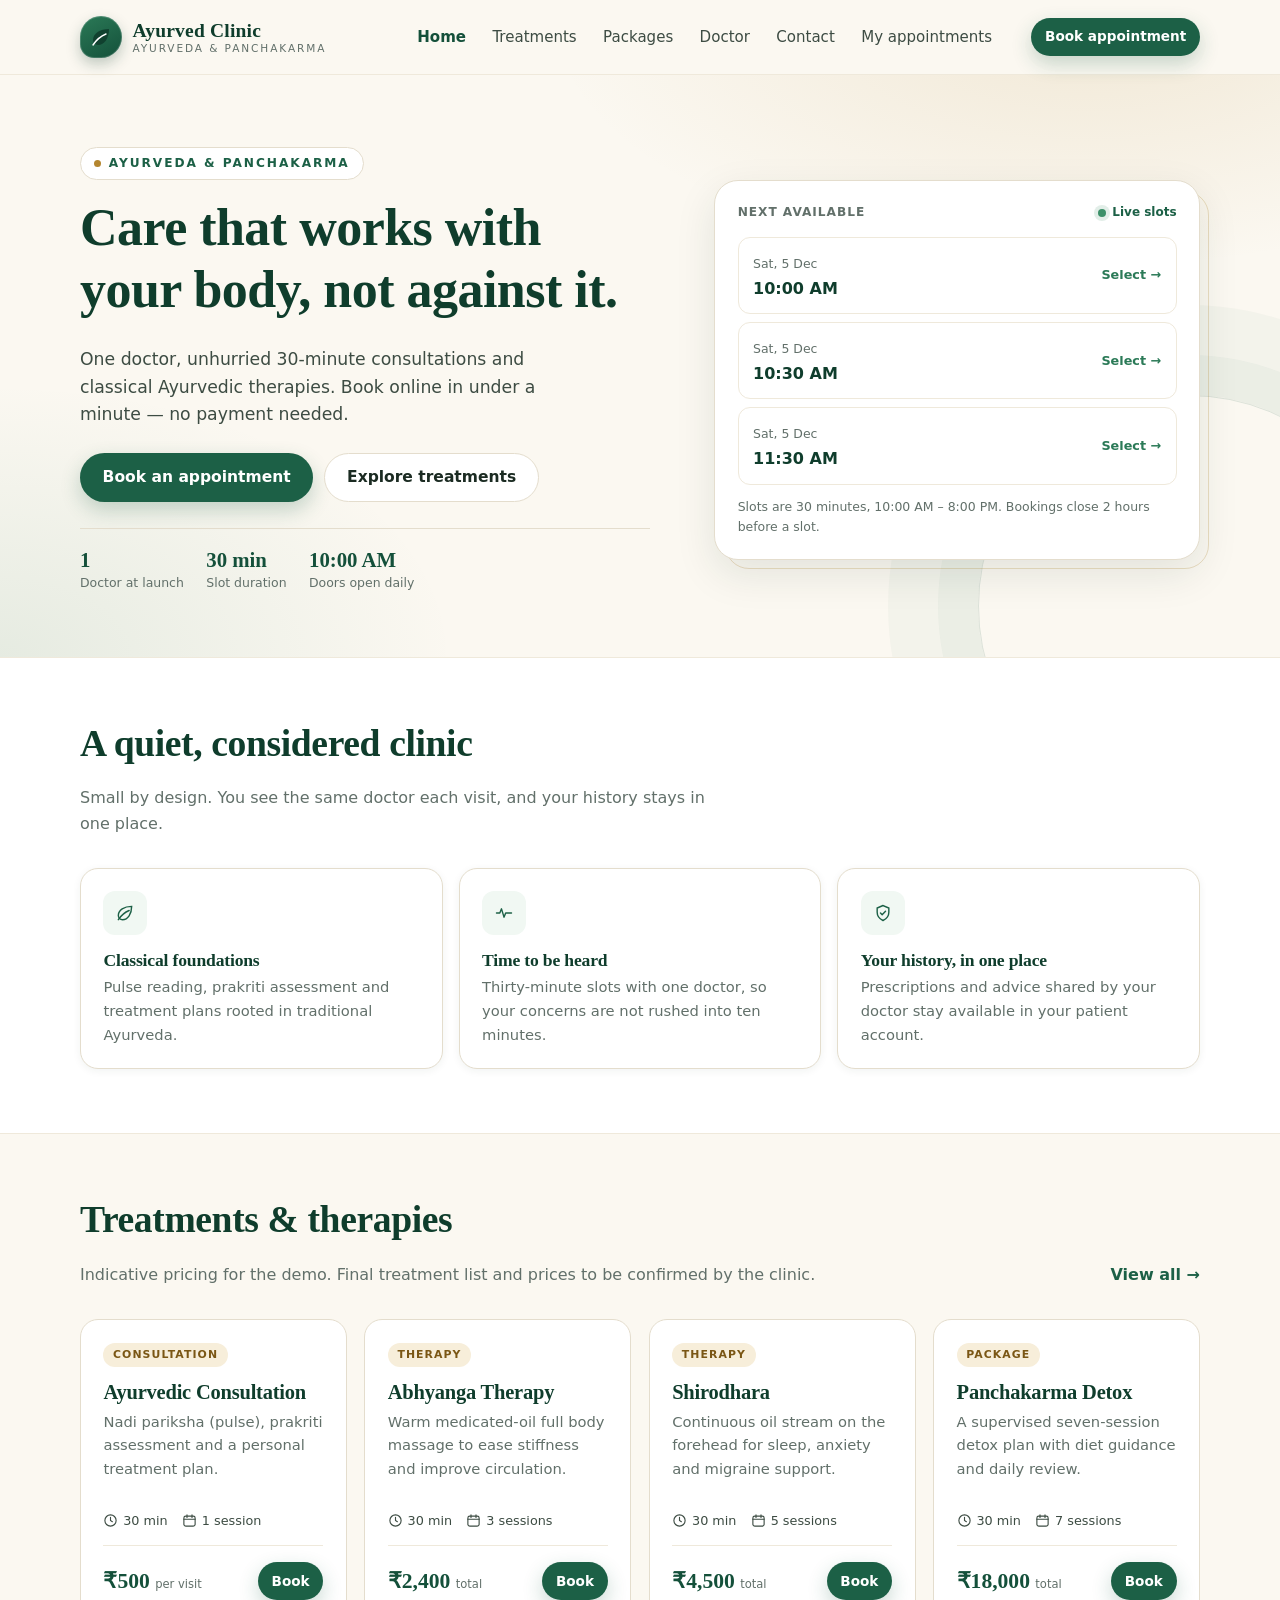
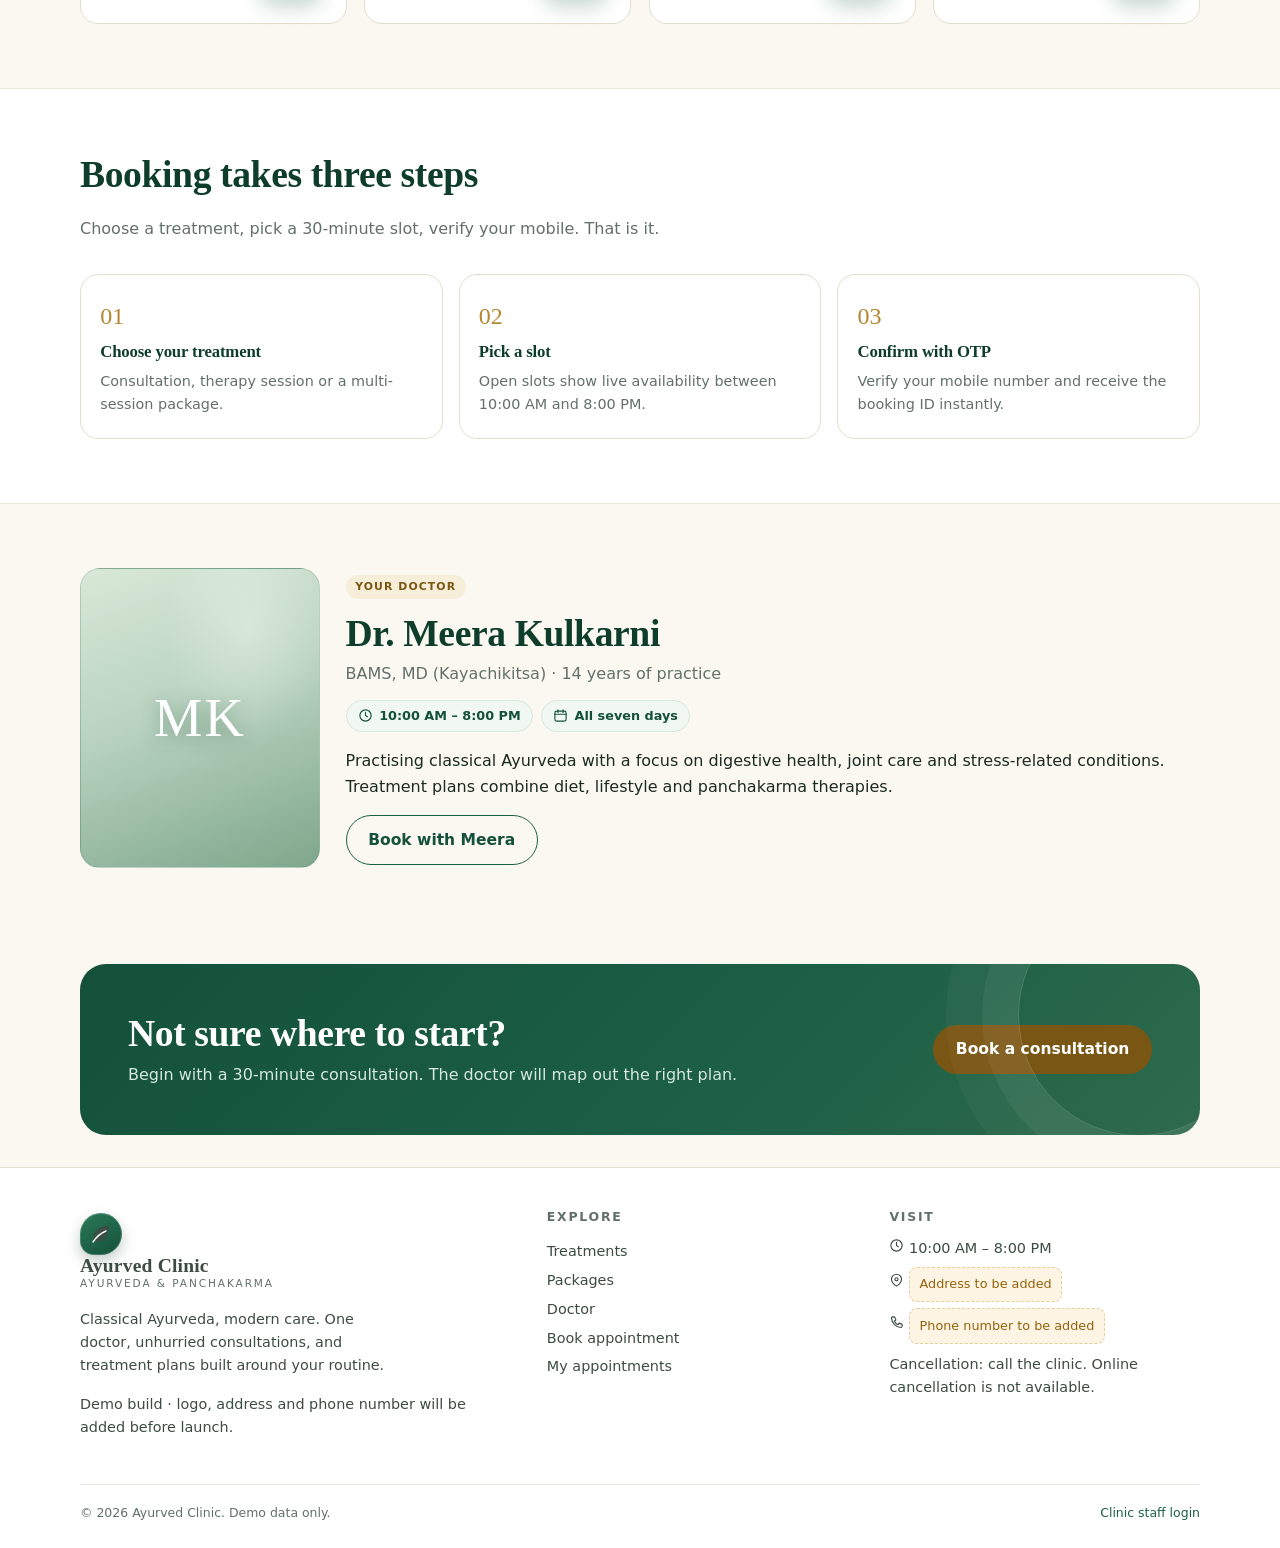
<file: index.html>
<!DOCTYPE html>
<html lang="en">
<head>
  <meta charset="utf-8">
  <meta name="viewport" content="width=device-width, initial-scale=1">
  <title>Ayurved Clinic — Ayurvedic consultations &amp; therapies</title>
  <meta name="description" content="Book a 30-minute Ayurvedic consultation at Ayurved Clinic. Open daily, 10:00 AM to 8:00 PM.">
  <link rel="icon" href="data:image/svg+xml,%3Csvg xmlns=%22http://www.w3.org/2000/svg%22 viewBox=%220 0 24 24%22%3E%3Crect width=%2224%22 height=%2224%22 rx=%226%22 fill=%22%231c6046%22/%3E%3Cpath d=%22M19 5C11 5 5 9 5 15a4 4 0 0 0 4 4c6 0 10-6 10-14Z%22 fill=%22%23fff%22/%3E%3C/svg%3E">
  <link rel="stylesheet" href="assets/styles.css?v=20261020a">
</head>
<body data-page="home">
  <a class="skip-link" href="#main">Skip to content</a>
  <header id="site-header"></header>

  <main id="main">
    <section class="hero">
      <div class="container hero-grid">
        <div>
          <span class="eyebrow"><span class="dot"></span> Ayurveda &amp; Panchakarma</span>
          <h1>Care that works with your body, not against it.</h1>
          <p class="lede">One doctor, unhurried 30-minute consultations and classical Ayurvedic therapies. Book online in under a minute — no payment needed.</p>
          <div class="hero-cta">
            <a class="btn btn-primary" href="book.html">Book an appointment</a>
            <a class="btn btn-ghost" href="treatments.html">Explore treatments</a>
          </div>
          <div class="hero-trust" id="home-trust"></div>
        </div>
        <aside class="hero-panel" aria-label="Next available appointments">
          <div class="panel-top">
            <small>Next available</small>
            <span class="live-dot">Live slots</span>
          </div>
          <div id="next-slots"></div>
          <p class="panel-note">Slots are 30 minutes, 10:00 AM – 8:00 PM. Bookings close 2 hours before a slot.</p>
        </aside>
      </div>
    </section>

    <section class="section section-alt">
      <div class="container">
        <div class="section-head">
          <h2>A quiet, considered clinic</h2>
          <p>Small by design. You see the same doctor each visit, and your history stays in one place.</p>
        </div>
        <div class="feature-grid">
          <div class="feature">
            <div class="icon" aria-hidden="true"><svg width="20" height="20" viewBox="0 0 24 24" fill="none" stroke="currentColor" stroke-width="1.7"><path d="M20 4C11 4 4 8.5 4 15a5 5 0 0 0 5 5c6.5 0 11-7 11-16Z"/><path d="M4 20C8 14 12 11 17 9" stroke-linecap="round"/></svg></div>
            <h3>Classical foundations</h3>
            <p>Pulse reading, prakriti assessment and treatment plans rooted in traditional Ayurveda.</p>
          </div>
          <div class="feature">
            <div class="icon" aria-hidden="true"><svg width="20" height="20" viewBox="0 0 24 24" fill="none" stroke="currentColor" stroke-width="1.7"><path d="M3 12h4l2-5 3 10 2-5h7" stroke-linecap="round" stroke-linejoin="round"/></svg></div>
            <h3>Time to be heard</h3>
            <p>Thirty-minute slots with one doctor, so your concerns are not rushed into ten minutes.</p>
          </div>
          <div class="feature">
            <div class="icon" aria-hidden="true"><svg width="20" height="20" viewBox="0 0 24 24" fill="none" stroke="currentColor" stroke-width="1.7"><path d="M12 3 5 6v5c0 4.5 3 8 7 10 4-2 7-5.5 7-10V6l-7-3Z"/><path d="m9 12 2 2 4-4" stroke-linecap="round" stroke-linejoin="round"/></svg></div>
            <h3>Your history, in one place</h3>
            <p>Prescriptions and advice shared by your doctor stay available in your patient account.</p>
          </div>
        </div>
      </div>
    </section>

    <section class="section">
      <div class="container">
        <div class="section-head" style="display:flex;justify-content:space-between;align-items:flex-end;gap:1rem;max-width:none">
          <div>
            <h2>Treatments &amp; therapies</h2>
            <p>Indicative pricing for the demo. Final treatment list and prices to be confirmed by the clinic.</p>
          </div>
          <a class="link-arrow" href="treatments.html">View all</a>
        </div>
        <div class="card-grid" id="featured-treatments"></div>
      </div>
    </section>

    <section class="section section-alt">
      <div class="container">
        <div class="section-head">
          <h2>Booking takes three steps</h2>
          <p>Choose a treatment, pick a 30-minute slot, verify your mobile. That is it.</p>
        </div>
        <div class="steps">
          <div class="step">
            <h3>Choose your treatment</h3>
            <p>Consultation, therapy session or a multi-session package.</p>
          </div>
          <div class="step">
            <h3>Pick a slot</h3>
            <p>Open slots show live availability between 10:00 AM and 8:00 PM.</p>
          </div>
          <div class="step">
            <h3>Confirm with OTP</h3>
            <p>Verify your mobile number and receive the booking ID instantly.</p>
          </div>
        </div>
      </div>
    </section>

    <section class="section">
      <div class="container">
        <div class="doctor-card" id="home-doctor"></div>
      </div>
    </section>

    <section class="section-tight">
      <div class="container">
        <div class="cta-band">
          <div>
            <h2>Not sure where to start?</h2>
            <p>Begin with a 30-minute consultation. The doctor will map out the right plan.</p>
          </div>
          <a class="btn btn-gold" href="book.html?treatment=t1">Book a consultation</a>
        </div>
      </div>
    </section>
  </main>

  <footer id="site-footer"></footer>
  <script src="assets/store.js?v=20261020a"></script>
  <script src="assets/site.js?v=20261020a"></script>
</body>
</html>
</file>
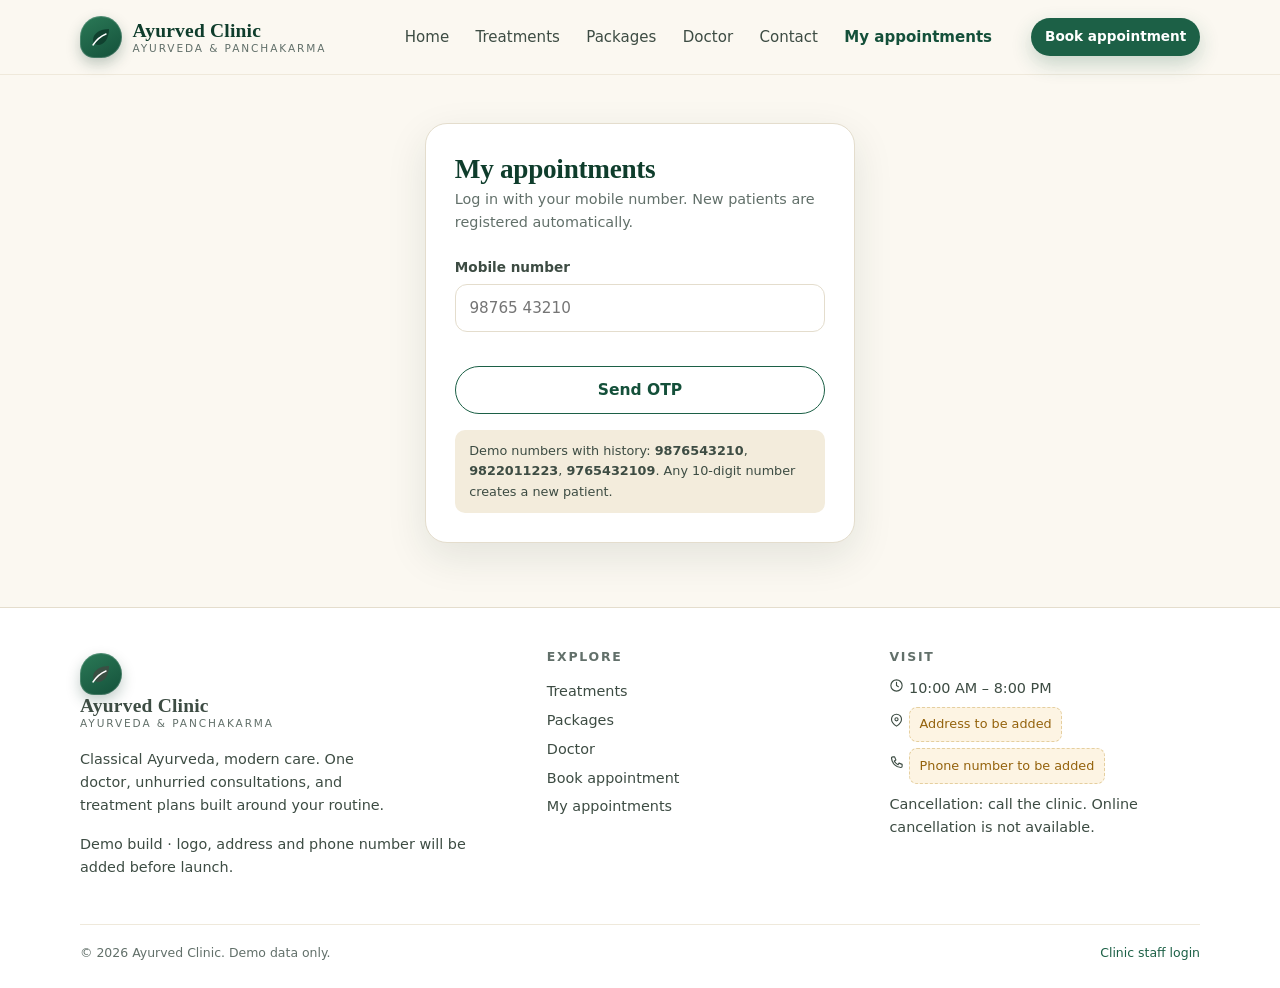
<file: account.html>
<!DOCTYPE html>
<html lang="en">
<head>
  <meta charset="utf-8">
  <meta name="viewport" content="width=device-width, initial-scale=1">
  <title>My appointments — Ayurved Clinic</title>
  <meta name="description" content="View your Ayurved Clinic appointments and shared health history.">
  <link rel="icon" href="data:image/svg+xml,%3Csvg xmlns=%22http://www.w3.org/2000/svg%22 viewBox=%220 0 24 24%22%3E%3Crect width=%2224%22 height=%2224%22 rx=%226%22 fill=%22%231c6046%22/%3E%3Cpath d=%22M19 5C11 5 5 9 5 15a4 4 0 0 0 4 4c6 0 10-6 10-14Z%22 fill=%22%23fff%22/%3E%3C/svg%3E">
  <link rel="stylesheet" href="assets/styles.css?v=20261020a">
</head>
<body data-page="account">
  <a class="skip-link" href="#main">Skip to content</a>
  <header id="site-header"></header>

  <main id="main">
    <div id="account"></div>
  </main>

  <footer id="site-footer"></footer>
  <script src="assets/store.js?v=20261020a"></script>
  <script src="assets/site.js?v=20261020a"></script>
</body>
</html>
</file>
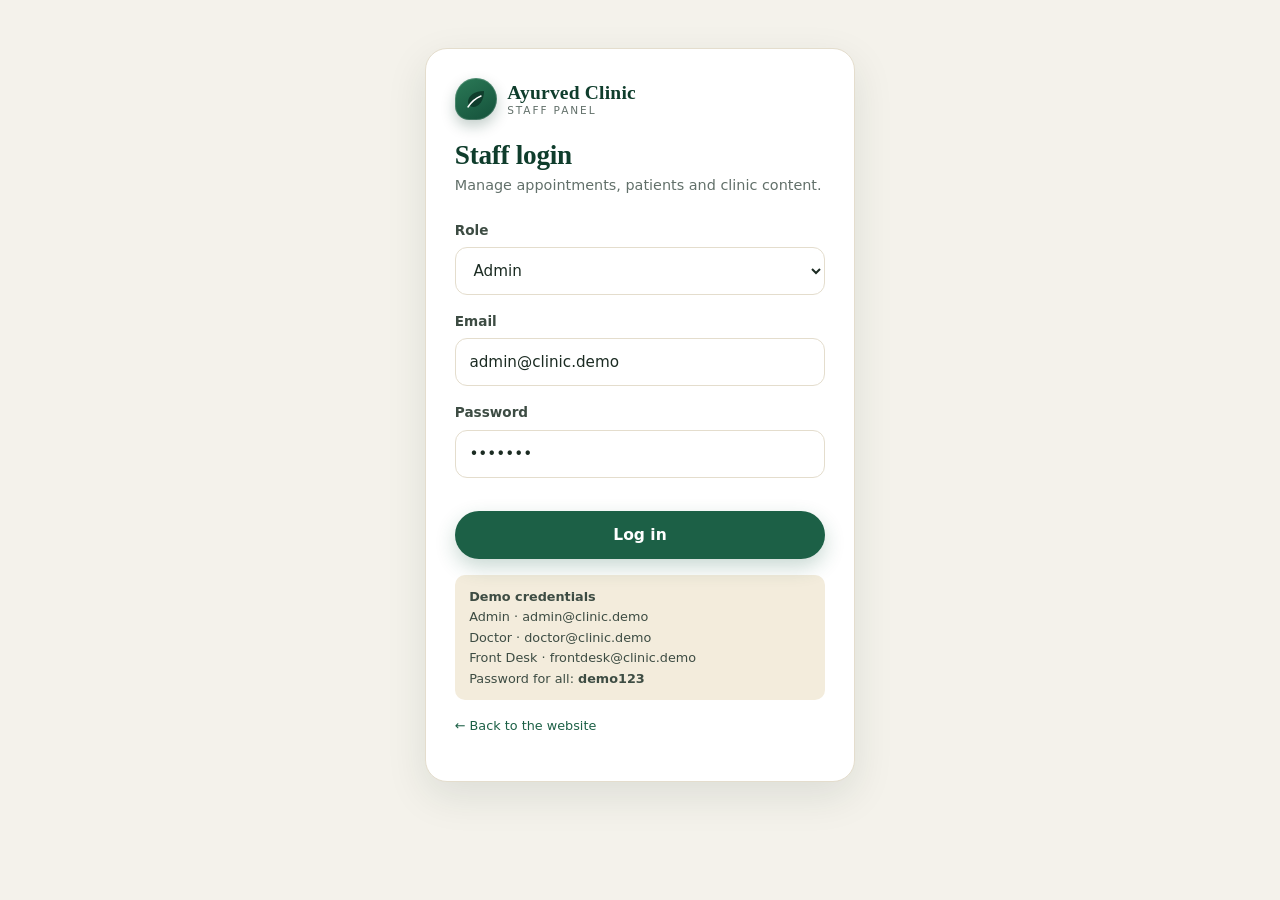
<file: admin.html>
<!DOCTYPE html>
<html lang="en">
<head>
  <meta charset="utf-8">
  <meta name="viewport" content="width=device-width, initial-scale=1">
  <title>Clinic staff — Ayurved Clinic</title>
  <meta name="robots" content="noindex">
  <meta name="description" content="Staff panel demo for Ayurved Clinic appointments, patients, health records and reports.">
  <link rel="icon" href="data:image/svg+xml,%3Csvg xmlns=%22http://www.w3.org/2000/svg%22 viewBox=%220 0 24 24%22%3E%3Crect width=%2224%22 height=%2224%22 rx=%226%22 fill=%22%231c6046%22/%3E%3Cpath d=%22M19 5C11 5 5 9 5 15a4 4 0 0 0 4 4c6 0 10-6 10-14Z%22 fill=%22%23fff%22/%3E%3C/svg%3E">
  <link rel="stylesheet" href="assets/styles.css?v=20261020a">
</head>
<body class="admin-body" data-page="admin">
  <main id="admin-login">
    <div class="login-wrap">
      <div class="login-card">
        <div class="brand" style="margin-bottom:1.2rem">
          <span class="brand-mark" aria-hidden="true">
            <svg viewBox="0 0 24 24" fill="none"><path d="M20 4C11 4 4 8.5 4 15a5 5 0 0 0 5 5c6.5 0 11-7 11-16Z" fill="currentColor"/><path d="M4 20C8 14 12 11 17 9" stroke="#fff" stroke-width="1.4" stroke-linecap="round"/></svg>
          </span>
          <span class="brand-text"><span class="brand-name">Ayurved Clinic</span><span class="brand-sub">Staff panel</span></span>
        </div>
        <h1>Staff login</h1>
        <p class="sub">Manage appointments, patients and clinic content.</p>
        <form id="login-form" novalidate>
          <div class="field">
            <label for="role">Role</label>
            <select class="select" id="role">
              <option value="admin">Admin</option>
              <option value="doctor">Doctor</option>
              <option value="frontdesk">Front Desk</option>
            </select>
          </div>
          <div class="field">
            <label for="email">Email</label>
            <input class="input" id="email" type="email" value="admin@clinic.demo" autocomplete="username">
          </div>
          <div class="field">
            <label for="password">Password</label>
            <input class="input" id="password" type="password" value="demo123" autocomplete="current-password">
            <p class="field-error" id="login-err"></p>
          </div>
          <button class="btn btn-primary btn-block" type="submit">Log in</button>
        </form>
        <div class="demo-creds">
          <strong>Demo credentials</strong><br>
          Admin · admin@clinic.demo<br>
          Doctor · doctor@clinic.demo<br>
          Front Desk · frontdesk@clinic.demo<br>
          Password for all: <b>demo123</b>
        </div>
        <p class="form-note mt-2"><a href="index.html">← Back to the website</a></p>
      </div>
    </div>
  </main>

  <div id="admin-shell" class="admin-shell" hidden>
    <aside class="admin-side" id="admin-side">
      <a class="brand" href="admin.html">
        <span class="brand-mark" aria-hidden="true">
          <svg viewBox="0 0 24 24" fill="none"><path d="M20 4C11 4 4 8.5 4 15a5 5 0 0 0 5 5c6.5 0 11-7 11-16Z" fill="currentColor"/><path d="M4 20C8 14 12 11 17 9" stroke="#fff" stroke-width="1.4" stroke-linecap="round"/></svg>
        </span>
        <span class="brand-text"><span class="brand-name">Ayurved Clinic</span><span class="brand-sub">Staff panel</span></span>
      </a>
      <nav class="admin-nav" id="admin-nav" aria-label="Staff modules"></nav>
      <div class="admin-side-foot">
        <span class="who" id="side-who"></span>
        <span id="side-role"></span>
        <p class="mt-1"><a href="index.html">View website ↗</a></p>
        <button class="tiny-btn mt-1" type="button" id="logout" style="background:transparent;border-color:rgba(255,255,255,.25);color:#d9ece2">Log out</button>
      </div>
    </aside>

    <main class="admin-main">
      <header class="admin-top">
        <button class="admin-menu" id="menu-toggle" type="button" aria-label="Open menu">☰</button>
        <h1 id="admin-title">Dashboard</h1>
        <div class="spacer"></div>
        <span class="date" id="admin-date"></span>
      </header>
      <div class="admin-content" id="admin-content"></div>
    </main>
  </div>

  <script src="assets/store.js?v=20261020a"></script>
  <script src="assets/admin.js?v=20261020a"></script>
</body>
</html>
</file>
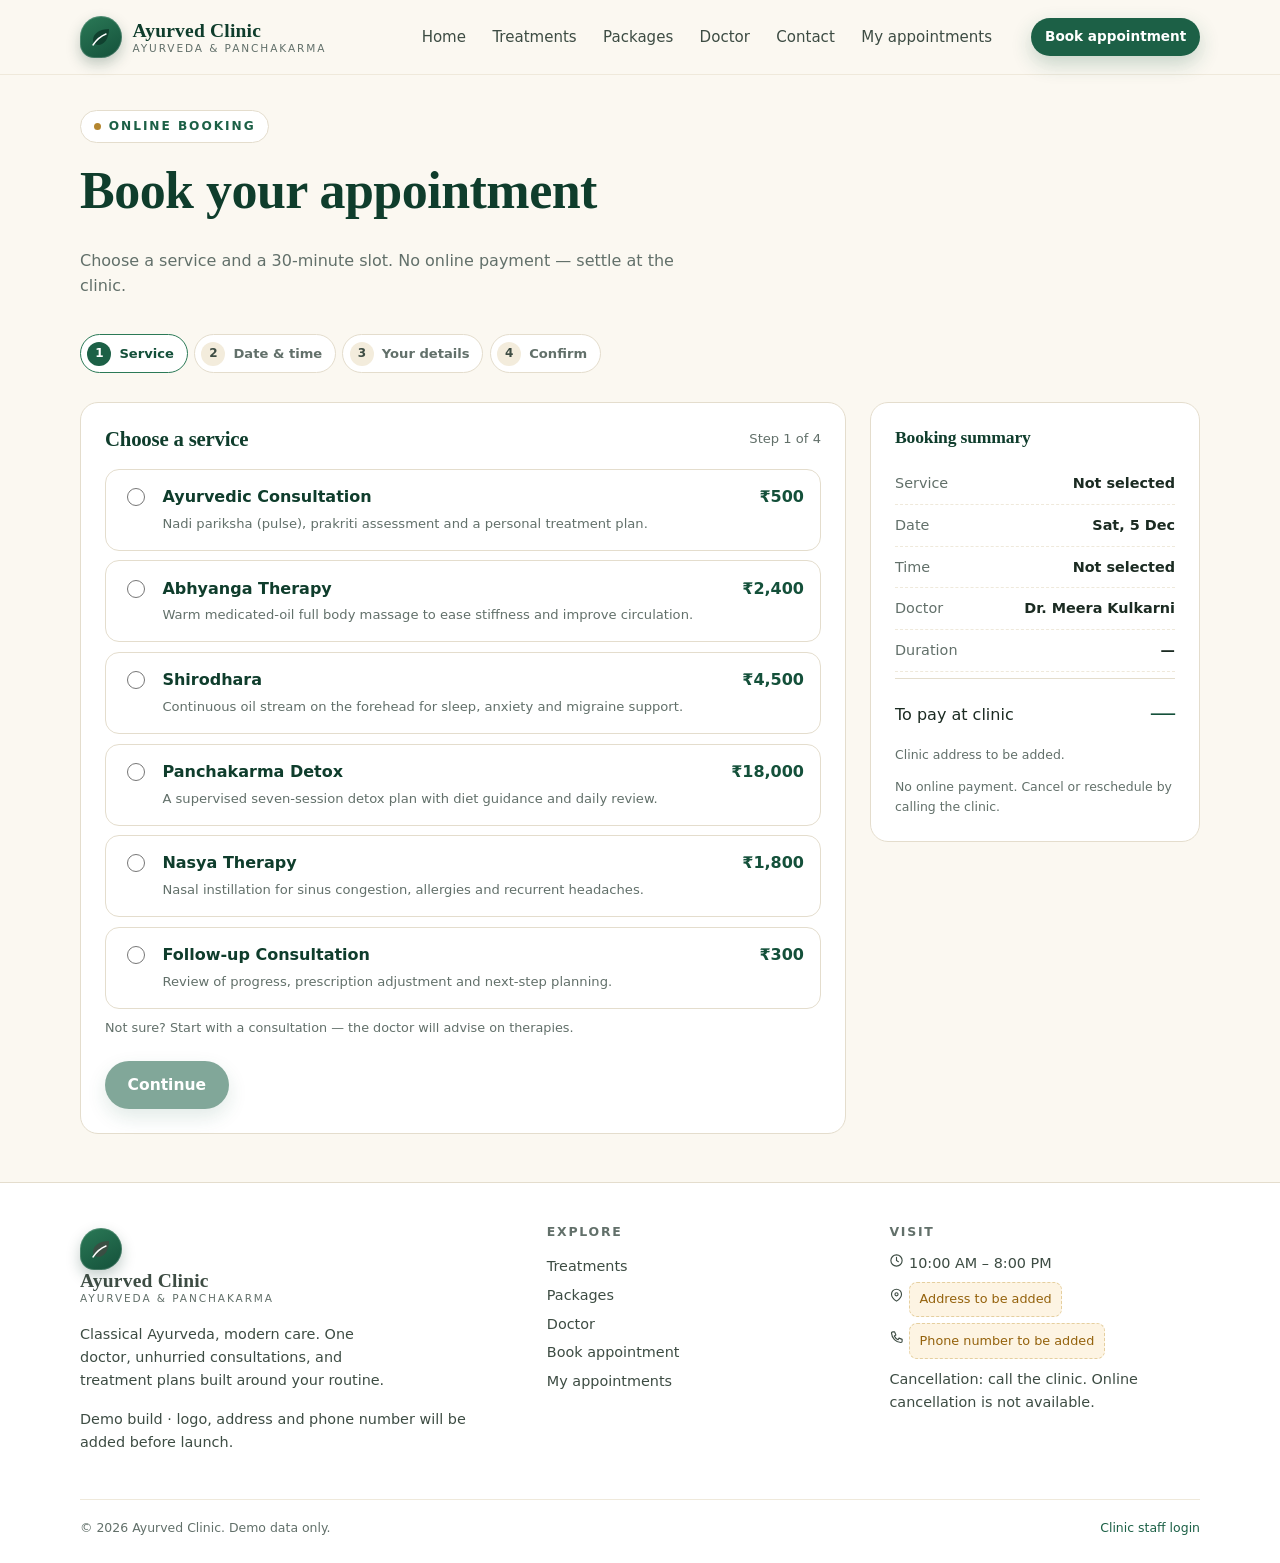
<file: book.html>
<!DOCTYPE html>
<html lang="en">
<head>
  <meta charset="utf-8">
  <meta name="viewport" content="width=device-width, initial-scale=1">
  <title>Book an appointment — Ayurved Clinic</title>
  <meta name="description" content="Book a 30-minute Ayurvedic appointment online at Ayurved Clinic.">
  <link rel="icon" href="data:image/svg+xml,%3Csvg xmlns=%22http://www.w3.org/2000/svg%22 viewBox=%220 0 24 24%22%3E%3Crect width=%2224%22 height=%2224%22 rx=%226%22 fill=%22%231c6046%22/%3E%3Cpath d=%22M19 5C11 5 5 9 5 15a4 4 0 0 0 4 4c6 0 10-6 10-14Z%22 fill=%22%23fff%22/%3E%3C/svg%3E">
  <link rel="stylesheet" href="assets/styles.css?v=20261020a">
</head>
<body data-page="book">
  <a class="skip-link" href="#main">Skip to content</a>
  <header id="site-header"></header>

  <main id="main">
    <div class="page-head">
      <div class="container">
        <span class="eyebrow"><span class="dot"></span> Online booking</span>
        <h1>Book your appointment</h1>
        <p>Choose a service and a 30-minute slot. No online payment — settle at the clinic.</p>
      </div>
    </div>

    <div class="container">
      <div class="stepper" id="booking-stepper" aria-label="Booking steps"></div>
    </div>

    <div class="container" id="booking">
      <div class="booking-layout">
        <div class="booking-main">
          <section class="step-panel" data-step="1">
            <div class="step-title">
              <h2>Choose a service</h2>
              <span class="muted">Step 1 of 4</span>
            </div>
            <div id="service-list"></div>
            <p class="form-note">Not sure? Start with a consultation — the doctor will advise on therapies.</p>
          </section>

          <section class="step-panel" data-step="2" hidden>
            <div class="step-title">
              <h2>Pick a date &amp; time</h2>
              <span class="muted">Step 2 of 4</span>
            </div>
            <p class="muted" style="font-size:.88rem;margin-top:0">Slots are 30 minutes, 10:00 AM – 8:00 PM. Bookings close 2 hours before the slot.</p>
            <div class="date-strip" id="date-strip" aria-label="Choose a date"></div>
            <div class="field" style="max-width:260px">
              <label for="date-picker">Another date (up to 30 days ahead)</label>
              <input class="input" id="date-picker" type="date">
            </div>
            <h3 id="slot-date-label" style="margin:1.2rem 0 .6rem;font-size:1.05rem"></h3>
            <div class="slot-grid" id="slot-grid"></div>
            <p class="alert alert-warn" id="slot-empty" hidden>No open slots on this date. Please pick another day or call the clinic.</p>
            <div class="slot-legend">
              <span><i style="background:#fff;border:1px solid var(--line)"></i>Available</span>
              <span><i style="background:var(--green-700)"></i>Selected</span>
              <span><i style="background:#f6f3ec;border:1px solid var(--line)"></i>Booked / too late</span>
            </div>
          </section>

          <section class="step-panel" data-step="3" hidden>
            <div class="step-title">
              <h2>Your details</h2>
              <span class="muted">Step 3 of 4</span>
            </div>
            <div class="alert alert-info" id="logged-in-note" hidden>You are logged in. We will use the details on your patient profile.</div>

            <div id="guest-fields">
              <div class="form-grid">
                <div class="field">
                  <label for="d-name">Full name *</label>
                  <input class="input" id="d-name" autocomplete="name" placeholder="Full name">
                  <p class="field-error" id="d-name-err"></p>
                </div>
                <div class="field">
                  <label for="d-mobile">Mobile number *</label>
                  <div style="display:flex;gap:.5rem">
                    <input class="input" id="d-mobile" inputmode="numeric" autocomplete="tel" maxlength="10" placeholder="98765 43210">
                    <button class="btn btn-ghost" type="button" id="send-otp">Send OTP</button>
                  </div>
                  <p class="field-error" id="d-mobile-err"></p>
                </div>
              </div>
              <div id="otp-box" hidden>
                <div class="otp-display"><span>SMS is not connected in the demo. Use this OTP:</span><b id="otp-demo">123456</b></div>
                <div class="field" style="max-width:260px">
                  <label for="d-otp">One-time password</label>
                  <div style="display:flex;gap:.5rem">
                    <input class="input" id="d-otp" inputmode="numeric" maxlength="6" autocomplete="one-time-code" placeholder="6-digit code">
                    <button class="btn btn-outline" type="button" id="verify-otp">Verify</button>
                  </div>
                  <p class="field-error" id="d-otp-err"></p>
                </div>
              </div>
            </div>

            <div class="field">
              <label for="d-notes">Anything the doctor should know? (optional)</label>
              <textarea class="textarea" id="d-notes" placeholder="Current complaints, medication, allergies…"></textarea>
            </div>
            <p class="form-note">Your mobile number is used for booking updates. Health details are only visible to clinic staff.</p>
          </section>

          <section class="step-panel" data-step="4" hidden>
            <div class="step-title">
              <h2>Review &amp; confirm</h2>
              <span class="muted">Step 4 of 4</span>
            </div>
            <div id="review-box"></div>
            <label class="check mt-2">
              <input type="checkbox" id="d-consent">
              <span>I agree to the clinic storing my details for appointment and treatment purposes, and I understand that cancellation or rescheduling is by phone only.</span>
            </label>
            <p class="form-note mt-1">No payment is taken online. The clinic address and phone number will be shown here once provided.</p>
          </section>

          <div style="display:flex;justify-content:space-between;gap:.6rem;margin-top:1.4rem">
            <button class="btn btn-ghost" type="button" id="btn-back">Back</button>
            <button class="btn btn-primary" type="button" id="btn-next">Continue</button>
          </div>
        </div>

        <aside class="summary-card" id="booking-summary" aria-live="polite"></aside>
      </div>
    </div>
  </main>

  <footer id="site-footer"></footer>
  <script src="assets/store.js?v=20261020a"></script>
  <script src="assets/site.js?v=20261020a"></script>
</body>
</html>
</file>
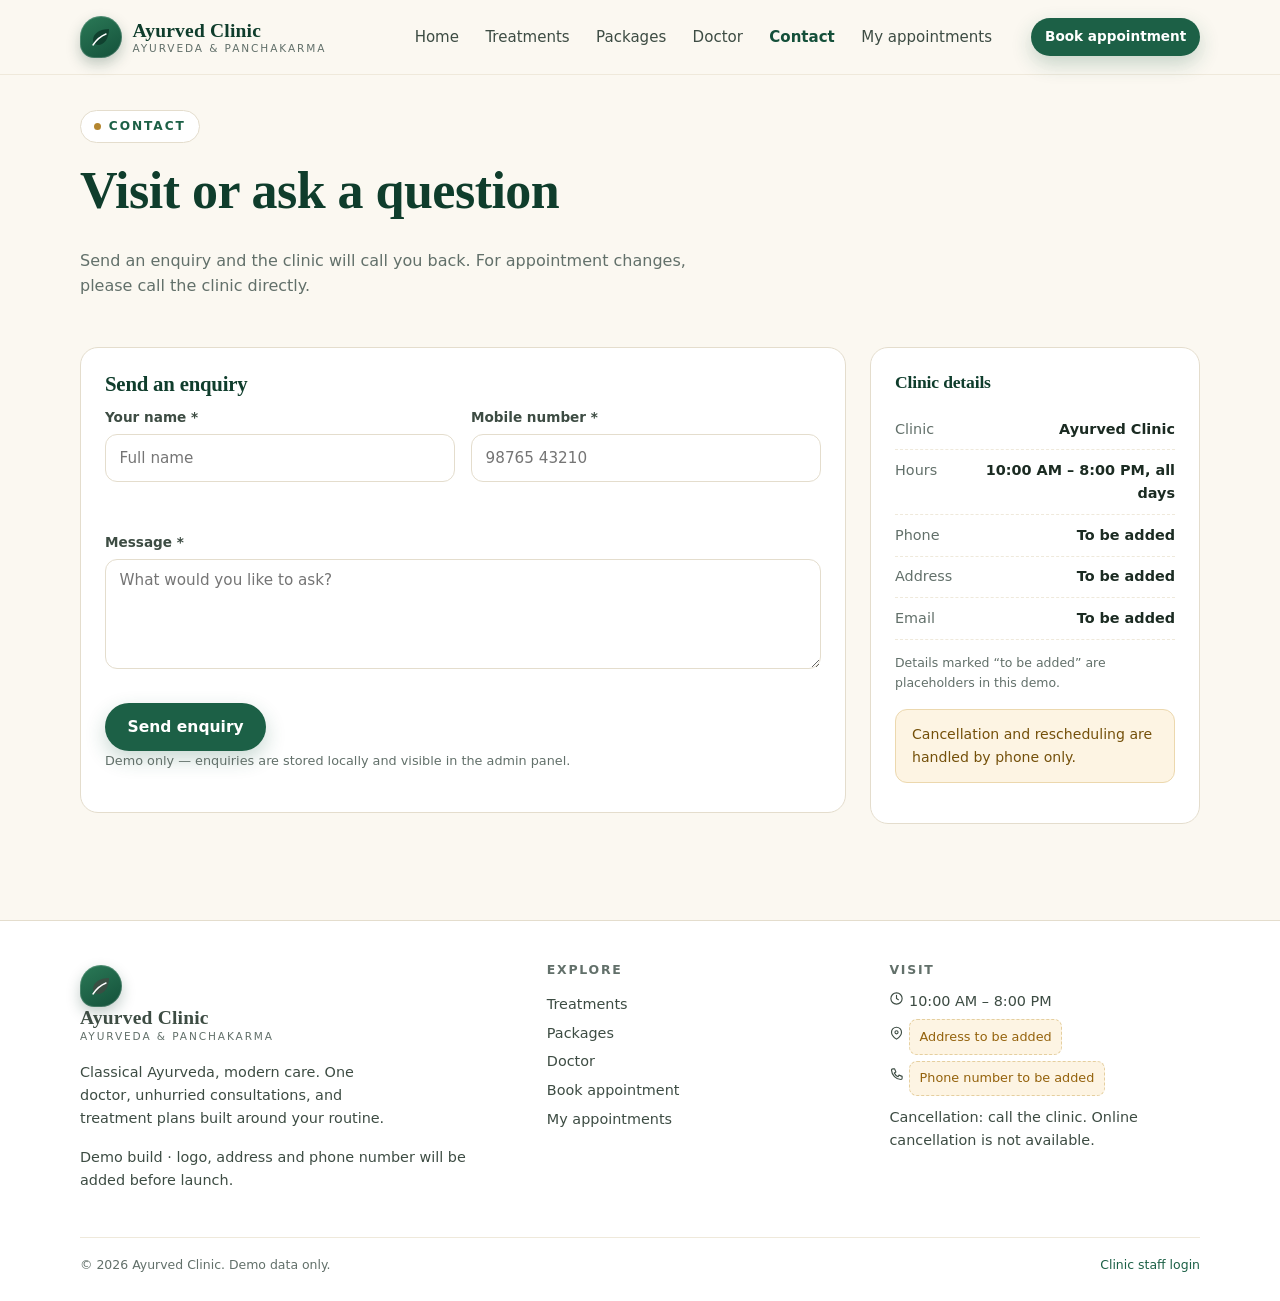
<file: contact.html>
<!DOCTYPE html>
<html lang="en">
<head>
  <meta charset="utf-8">
  <meta name="viewport" content="width=device-width, initial-scale=1">
  <title>Contact — Ayurved Clinic</title>
  <meta name="description" content="Contact Ayurved Clinic. Open daily 10 AM to 8 PM.">
  <link rel="icon" href="data:image/svg+xml,%3Csvg xmlns=%22http://www.w3.org/2000/svg%22 viewBox=%220 0 24 24%22%3E%3Crect width=%2224%22 height=%2224%22 rx=%226%22 fill=%22%231c6046%22/%3E%3Cpath d=%22M19 5C11 5 5 9 5 15a4 4 0 0 0 4 4c6 0 10-6 10-14Z%22 fill=%22%23fff%22/%3E%3C/svg%3E">
  <link rel="stylesheet" href="assets/styles.css?v=20261020a">
</head>
<body data-page="contact">
  <a class="skip-link" href="#main">Skip to content</a>
  <header id="site-header"></header>

  <main id="main">
    <div class="page-head">
      <div class="container">
        <span class="eyebrow"><span class="dot"></span> Contact</span>
        <h1>Visit or ask a question</h1>
        <p>Send an enquiry and the clinic will call you back. For appointment changes, please call the clinic directly.</p>
      </div>
    </div>

    <section class="section-tight" style="padding-bottom:3rem">
      <div class="container">
        <div class="booking-layout">
          <div class="booking-main">
            <h2 style="font-size:1.3rem">Send an enquiry</h2>
            <form id="contact-form" novalidate>
              <div class="form-grid">
                <div class="field">
                  <label for="c-name">Your name *</label>
                  <input class="input" id="c-name" autocomplete="name" placeholder="Full name">
                  <p class="field-error" id="c-name-err"></p>
                </div>
                <div class="field">
                  <label for="c-mobile">Mobile number *</label>
                  <input class="input" id="c-mobile" inputmode="numeric" autocomplete="tel" maxlength="10" placeholder="98765 43210">
                  <p class="field-error" id="c-mobile-err"></p>
                </div>
                <div class="field full">
                  <label for="c-message">Message *</label>
                  <textarea class="textarea" id="c-message" placeholder="What would you like to ask?"></textarea>
                  <p class="field-error" id="c-message-err"></p>
                </div>
              </div>
              <button class="btn btn-primary" type="submit">Send enquiry</button>
              <p class="form-note">Demo only — enquiries are stored locally and visible in the admin panel.</p>
            </form>
            <div class="alert alert-success mt-2" id="contact-success" tabindex="-1" hidden>
              Thank you. Your enquiry has been saved and the clinic will call you on the number provided.
            </div>
          </div>

          <aside class="summary-card">
            <h3>Clinic details</h3>
            <div id="contact-info"></div>
            <div class="alert alert-warn mt-2">Cancellation and rescheduling are handled by phone only.</div>
          </aside>
        </div>
      </div>
    </section>
  </main>

  <footer id="site-footer"></footer>
  <script src="assets/store.js?v=20261020a"></script>
  <script src="assets/site.js?v=20261020a"></script>
</body>
</html>
</file>
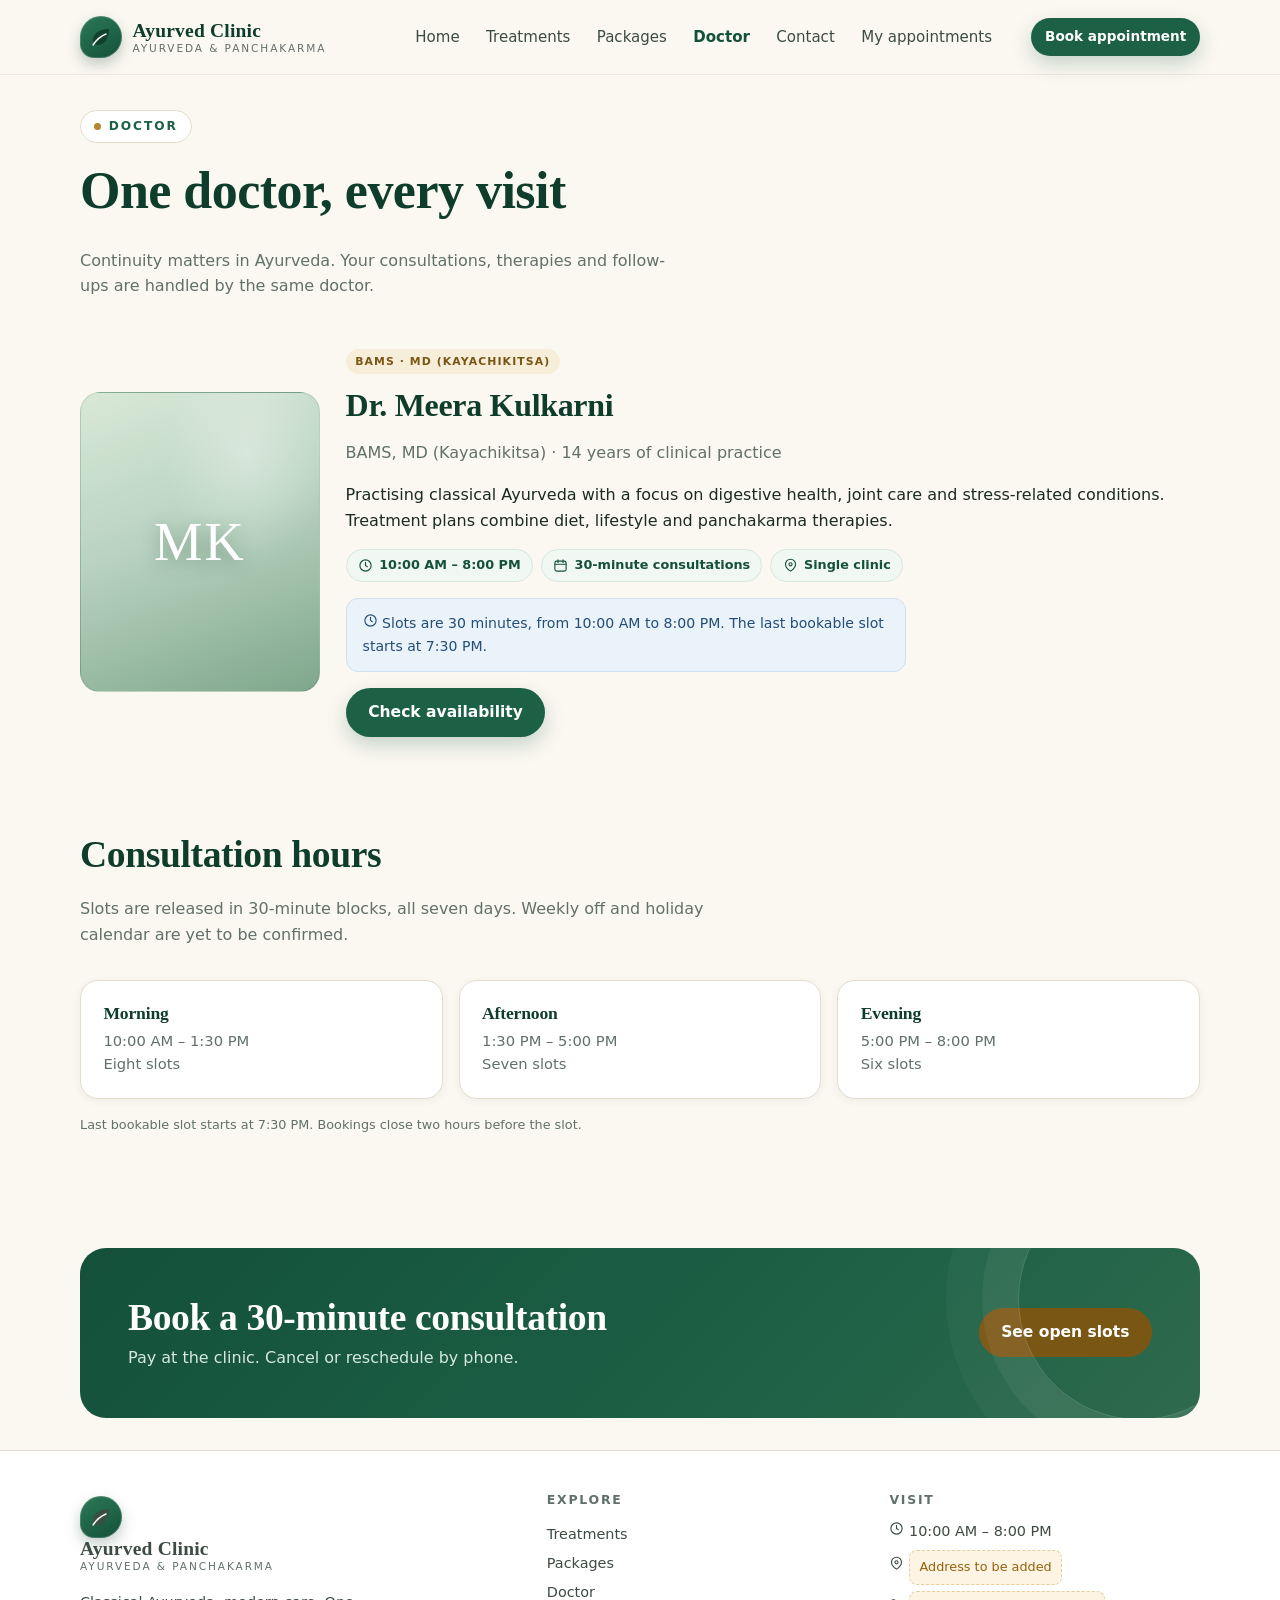
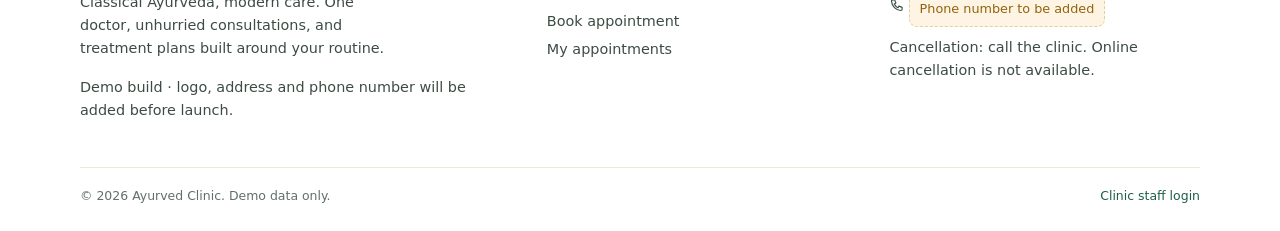
<file: doctors.html>
<!DOCTYPE html>
<html lang="en">
<head>
  <meta charset="utf-8">
  <meta name="viewport" content="width=device-width, initial-scale=1">
  <title>Your doctor — Ayurved Clinic</title>
  <meta name="description" content="Meet the doctor at Ayurved Clinic. 30-minute consultations, open daily 10 AM to 8 PM.">
  <link rel="icon" href="data:image/svg+xml,%3Csvg xmlns=%22http://www.w3.org/2000/svg%22 viewBox=%220 0 24 24%22%3E%3Crect width=%2224%22 height=%2224%22 rx=%226%22 fill=%22%231c6046%22/%3E%3Cpath d=%22M19 5C11 5 5 9 5 15a4 4 0 0 0 4 4c6 0 10-6 10-14Z%22 fill=%22%23fff%22/%3E%3C/svg%3E">
  <link rel="stylesheet" href="assets/styles.css?v=20261020a">
</head>
<body data-page="doctors">
  <a class="skip-link" href="#main">Skip to content</a>
  <header id="site-header"></header>

  <main id="main">
    <div class="page-head">
      <div class="container">
        <span class="eyebrow"><span class="dot"></span> Doctor</span>
        <h1>One doctor, every visit</h1>
        <p>Continuity matters in Ayurveda. Your consultations, therapies and follow-ups are handled by the same doctor.</p>
      </div>
    </div>

    <section class="section-tight" style="padding-bottom:2rem">
      <div class="container">
        <div class="doctor-card" id="doctor-detail"></div>
      </div>
    </section>

    <section class="section">
      <div class="container">
        <div class="section-head">
          <h2>Consultation hours</h2>
          <p>Slots are released in 30-minute blocks, all seven days. Weekly off and holiday calendar are yet to be confirmed.</p>
        </div>
        <div class="feature-grid">
          <div class="feature">
            <h3>Morning</h3>
            <p>10:00 AM – 1:30 PM<br>Eight slots</p>
          </div>
          <div class="feature">
            <h3>Afternoon</h3>
            <p>1:30 PM – 5:00 PM<br>Seven slots</p>
          </div>
          <div class="feature">
            <h3>Evening</h3>
            <p>5:00 PM – 8:00 PM<br>Six slots</p>
          </div>
        </div>
        <p class="form-note mt-2">Last bookable slot starts at 7:30 PM. Bookings close two hours before the slot.</p>
      </div>
    </section>

    <section class="section-tight">
      <div class="container">
        <div class="cta-band">
          <div>
            <h2>Book a 30-minute consultation</h2>
            <p>Pay at the clinic. Cancel or reschedule by phone.</p>
          </div>
          <a class="btn btn-gold" href="book.html">See open slots</a>
        </div>
      </div>
    </section>
  </main>

  <footer id="site-footer"></footer>
  <script src="assets/store.js?v=20261020a"></script>
  <script src="assets/site.js?v=20261020a"></script>
</body>
</html>
</file>
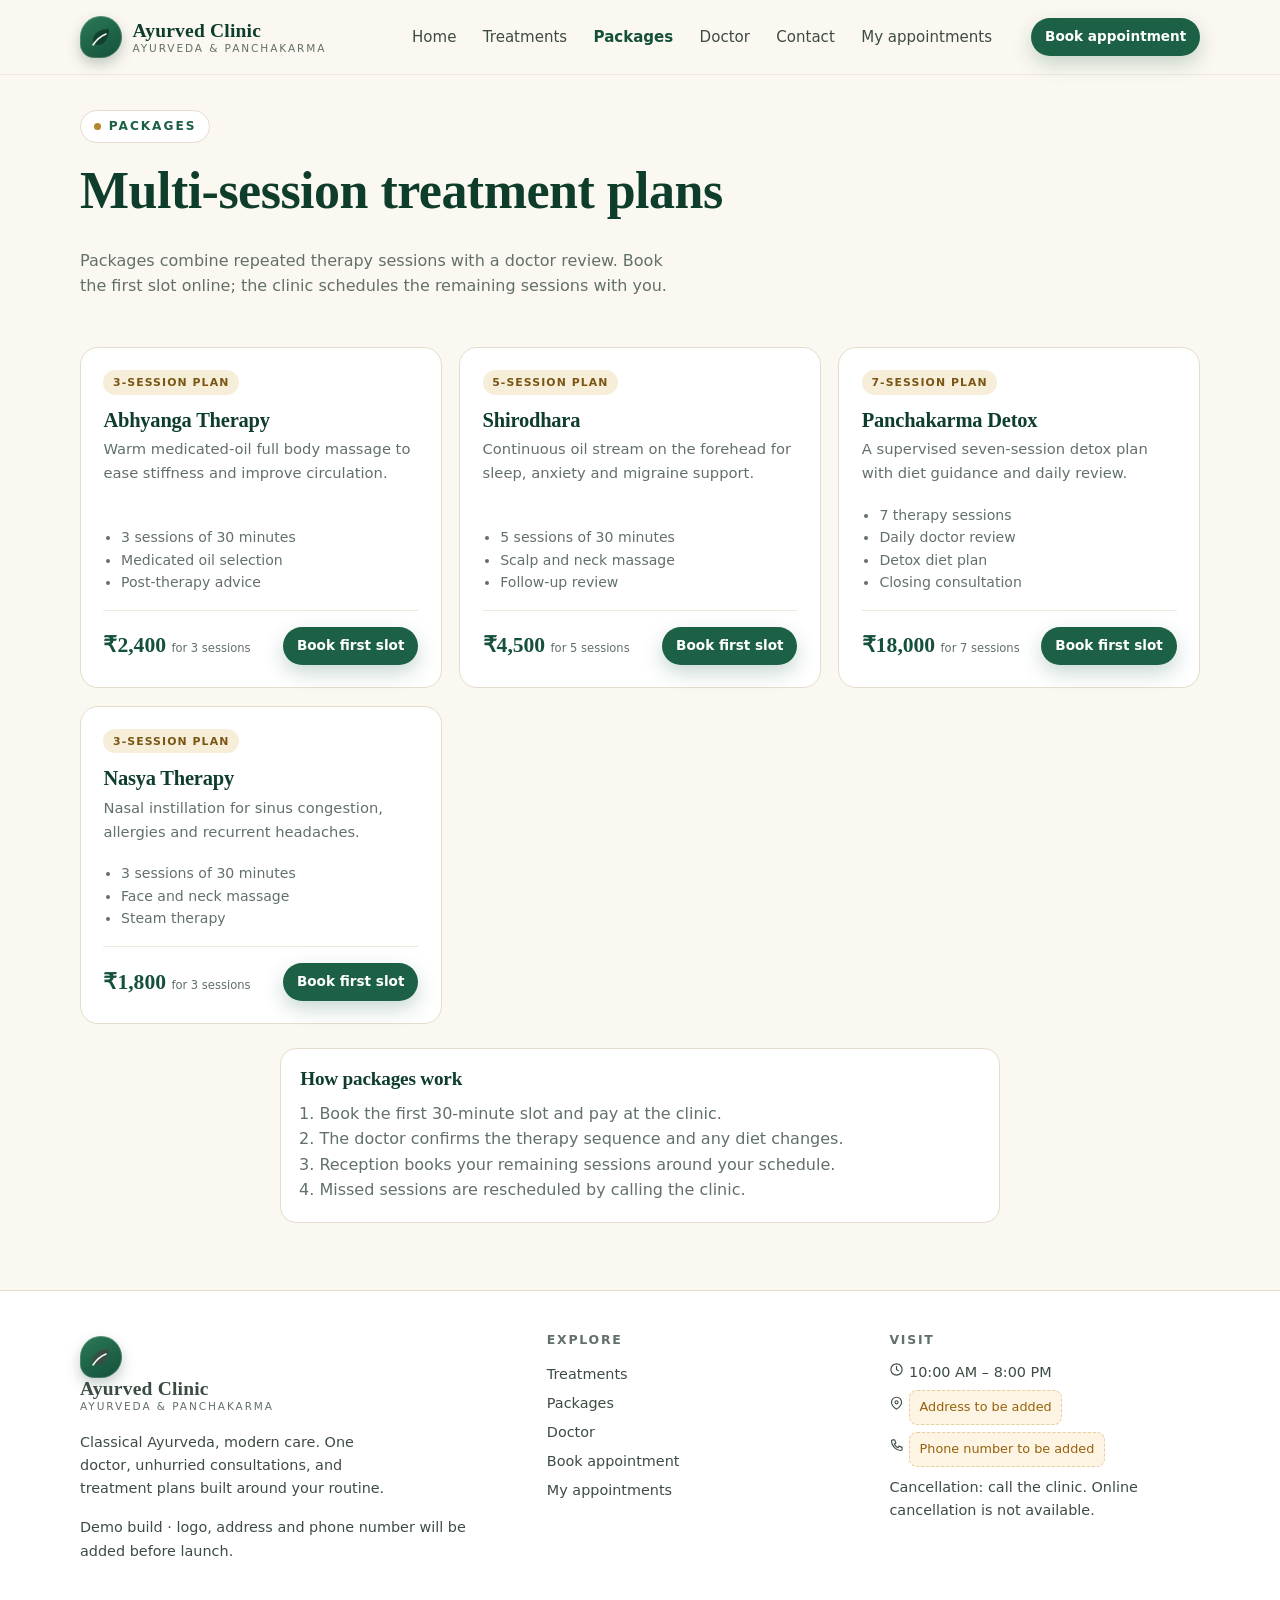
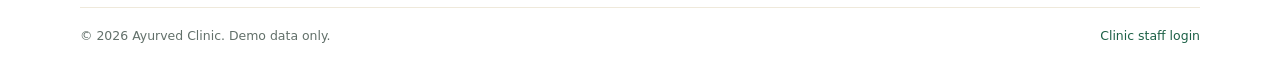
<file: packages.html>
<!DOCTYPE html>
<html lang="en">
<head>
  <meta charset="utf-8">
  <meta name="viewport" content="width=device-width, initial-scale=1">
  <title>Treatment packages — Ayurved Clinic</title>
  <meta name="description" content="Multi-session Ayurvedic treatment packages at Ayurved Clinic.">
  <link rel="icon" href="data:image/svg+xml,%3Csvg xmlns=%22http://www.w3.org/2000/svg%22 viewBox=%220 0 24 24%22%3E%3Crect width=%2224%22 height=%2224%22 rx=%226%22 fill=%22%231c6046%22/%3E%3Cpath d=%22M19 5C11 5 5 9 5 15a4 4 0 0 0 4 4c6 0 10-6 10-14Z%22 fill=%22%23fff%22/%3E%3C/svg%3E">
  <link rel="stylesheet" href="assets/styles.css?v=20261020a">
</head>
<body data-page="packages">
  <a class="skip-link" href="#main">Skip to content</a>
  <header id="site-header"></header>

  <main id="main">
    <div class="page-head">
      <div class="container">
        <span class="eyebrow"><span class="dot"></span> Packages</span>
        <h1>Multi-session treatment plans</h1>
        <p>Packages combine repeated therapy sessions with a doctor review. Book the first slot online; the clinic schedules the remaining sessions with you.</p>
      </div>
    </div>

    <section class="section-tight" style="padding-bottom:3rem">
      <div class="container">
        <div class="card-grid" id="package-grid"></div>

        <div class="panel mt-3" style="max-width:720px;margin-left:auto;margin-right:auto">
          <h2 style="font-size:1.2rem">How packages work</h2>
          <ol style="color:var(--muted);margin:0;padding-left:1.2rem">
            <li>Book the first 30-minute slot and pay at the clinic.</li>
            <li>The doctor confirms the therapy sequence and any diet changes.</li>
            <li>Reception books your remaining sessions around your schedule.</li>
            <li>Missed sessions are rescheduled by calling the clinic.</li>
          </ol>
        </div>
      </div>
    </section>
  </main>

  <footer id="site-footer"></footer>
  <script src="assets/store.js?v=20261020a"></script>
  <script src="assets/site.js?v=20261020a"></script>
</body>
</html>
</file>
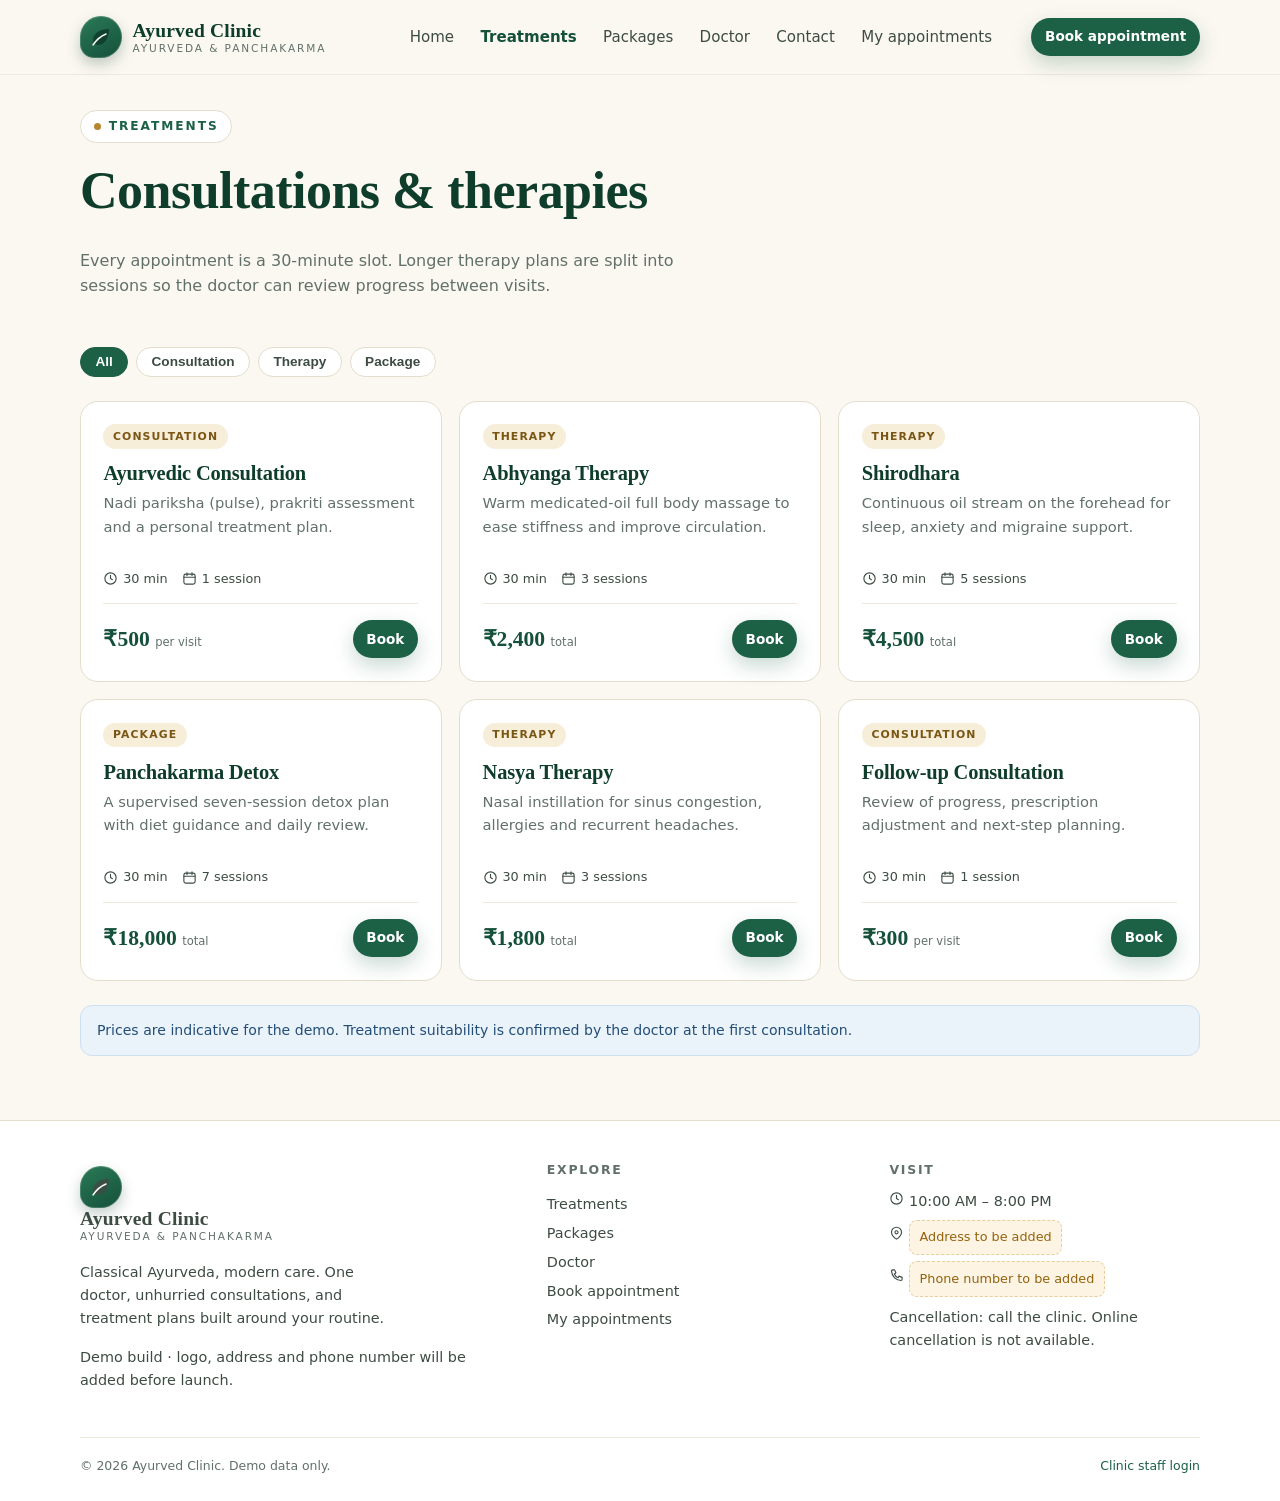
<file: treatments.html>
<!DOCTYPE html>
<html lang="en">
<head>
  <meta charset="utf-8">
  <meta name="viewport" content="width=device-width, initial-scale=1">
  <title>Treatments — Ayurved Clinic</title>
  <meta name="description" content="Ayurvedic consultations and therapies at Ayurved Clinic. 30-minute slots, open daily.">
  <link rel="icon" href="data:image/svg+xml,%3Csvg xmlns=%22http://www.w3.org/2000/svg%22 viewBox=%220 0 24 24%22%3E%3Crect width=%2224%22 height=%2224%22 rx=%226%22 fill=%22%231c6046%22/%3E%3Cpath d=%22M19 5C11 5 5 9 5 15a4 4 0 0 0 4 4c6 0 10-6 10-14Z%22 fill=%22%23fff%22/%3E%3C/svg%3E">
  <link rel="stylesheet" href="assets/styles.css?v=20261020a">
</head>
<body data-page="treatments">
  <a class="skip-link" href="#main">Skip to content</a>
  <header id="site-header"></header>

  <main id="main">
    <div class="page-head">
      <div class="container">
        <span class="eyebrow"><span class="dot"></span> Treatments</span>
        <h1>Consultations &amp; therapies</h1>
        <p>Every appointment is a 30-minute slot. Longer therapy plans are split into sessions so the doctor can review progress between visits.</p>
      </div>
    </div>

    <section class="section-tight" style="padding-bottom:3rem">
      <div class="container">
        <div class="pill-row" id="treatment-filters" aria-label="Filter by category"></div>
        <div class="card-grid" id="treatment-grid"></div>
        <div class="alert alert-info mt-3">
          Prices are indicative for the demo. Treatment suitability is confirmed by the doctor at the first consultation.
        </div>
      </div>
    </section>
  </main>

  <footer id="site-footer"></footer>
  <script src="assets/store.js?v=20261020a"></script>
  <script src="assets/site.js?v=20261020a"></script>
</body>
</html>
</file>
<file: assets/styles.css>
/* ==========================================================================
   Ayurved Clinic demo — design system + public site + admin panel
   ========================================================================== */

:root {
  --ink: #1b2b22;
  --ink-soft: #3d4c43;
  --muted: #62706a;
  --green-900: #0f3d2c;
  --green-800: #14503a;
  --green-700: #1c6046;
  --green-600: #2b7a57;
  --green-500: #3c9069;
  --green-100: #e6f2ea;
  --green-50: #f1f8f3;
  --gold: #b4862f;
  --gold-700: #7a5614;
  --gold-100: #f7eeda;
  --cream: #fbf8f1;
  --sand: #f3ecdc;
  --white: #ffffff;
  --line: #e4ddcd;
  --line-soft: #efe9db;
  --danger: #a83a32;
  --danger-bg: #fbeeec;
  --warn: #94620c;
  --warn-bg: #fdf4e3;
  --blue: #2a5d8f;
  --blue-bg: #eaf2fa;
  --radius: 18px;
  --radius-sm: 12px;
  --radius-pill: 999px;
  --shadow-sm: 0 2px 8px rgba(24, 52, 38, 0.06);
  --shadow: 0 14px 40px rgba(20, 52, 36, 0.1);
  --font-body: "Segoe UI", system-ui, -apple-system, "Helvetica Neue", Arial, sans-serif;
  --font-head: Georgia, "Iowan Old Style", "Times New Roman", serif;
  --maxw: 1120px;
}

* { box-sizing: border-box; }

html { scroll-behavior: smooth; }

body {
  margin: 0;
  font-family: var(--font-body);
  color: var(--ink);
  background: var(--cream);
  line-height: 1.6;
  -webkit-font-smoothing: antialiased;
}

h1, h2, h3, h4 {
  font-family: var(--font-head);
  font-weight: 600;
  line-height: 1.18;
  color: var(--green-900);
  margin: 0 0 0.5em;
  letter-spacing: -0.01em;
}

h1 { font-size: clamp(2rem, 4.4vw, 3.25rem); }
h2 { font-size: clamp(1.6rem, 3vw, 2.35rem); }
h3 { font-size: 1.25rem; }

p { margin: 0 0 1rem; }

a { color: var(--green-700); text-decoration: none; }
a:hover { text-decoration: underline; }

img, svg { max-width: 100%; }

:focus-visible {
  outline: 3px solid rgba(180, 134, 47, 0.55);
  outline-offset: 2px;
  border-radius: 6px;
}

.container {
  width: min(100% - 2rem, var(--maxw));
  margin-inline: auto;
}

.sr-only {
  position: absolute; width: 1px; height: 1px; padding: 0; margin: -1px;
  overflow: hidden; clip: rect(0 0 0 0); white-space: nowrap; border: 0;
}

[hidden] { display: none !important; }

.skip-link {
  position: absolute; left: 1rem; top: -60px; z-index: 100;
  background: var(--green-800); color: #fff; padding: 0.6rem 1rem; border-radius: 8px;
}
.skip-link:focus { top: 1rem; }

/* ---------- buttons ---------- */
.btn {
  display: inline-flex; align-items: center; justify-content: center; gap: 0.5rem;
  min-height: 48px; padding: 0.7rem 1.35rem;
  border: 1px solid transparent; border-radius: var(--radius-pill);
  font-family: inherit; font-size: 0.97rem; font-weight: 600;
  cursor: pointer; text-decoration: none; white-space: nowrap;
  transition: transform 0.15s ease, background 0.15s ease, box-shadow 0.15s ease, border-color 0.15s;
}
.btn:hover { text-decoration: none; transform: translateY(-1px); }
.btn:active { transform: translateY(0); }
.btn:disabled { opacity: 0.55; cursor: not-allowed; transform: none; }

.btn-primary { background: var(--green-700); color: #fff; box-shadow: 0 8px 20px rgba(28, 96, 70, 0.24); }
.btn-primary:hover { background: var(--green-800); }
.btn-gold { background: var(--gold-700); color: #fff; }
.btn-gold:hover { background: #63460f; }
.btn-outline { background: transparent; border-color: var(--green-700); color: var(--green-800); }
.btn-outline:hover { background: var(--green-50); }
.btn-ghost { background: var(--white); border-color: var(--line); color: var(--ink); }
.btn-ghost:hover { border-color: var(--green-500); color: var(--green-800); }
.btn-danger { background: var(--danger); color: #fff; }
.btn-danger:hover { background: #8e2f28; }
.btn-sm { min-height: 38px; padding: 0.35rem 0.8rem; font-size: 0.85rem; }
.btn-block { width: 100%; }

.link-arrow { font-weight: 600; display: inline-flex; align-items: center; gap: 0.35rem; }
.link-arrow::after { content: "→"; transition: transform 0.15s; }
.link-arrow:hover::after { transform: translateX(3px); }

/* ---------- header ---------- */
.site-header {
  position: sticky; top: 0; z-index: 40;
  background: rgba(251, 248, 241, 0.92);
  backdrop-filter: blur(10px);
  border-bottom: 1px solid var(--line-soft);
}
.header-inner {
  display: flex; align-items: center; gap: 1.25rem;
  min-height: 74px;
}
.brand { display: flex; align-items: center; gap: 0.65rem; color: var(--green-900); }
.brand:hover { text-decoration: none; }
.brand-mark {
  width: 42px; height: 42px; flex: 0 0 auto;
  display: grid; place-items: center;
  background: linear-gradient(150deg, var(--green-600), var(--green-800));
  border-radius: 50% 50% 50% 14px;
  box-shadow: inset 0 0 0 1px rgba(255,255,255,0.18), 0 6px 14px rgba(16, 61, 44, 0.25);
}
.brand-mark svg { width: 24px; height: 24px; }
.brand-text { display: flex; flex-direction: column; line-height: 1.15; }
.brand-name { font-family: var(--font-head); font-size: 1.22rem; font-weight: 600; letter-spacing: 0.01em; }
.brand-sub { font-size: 0.66rem; letter-spacing: 0.18em; text-transform: uppercase; color: var(--muted); }

.nav { display: flex; align-items: center; gap: 0.25rem; margin-left: auto; }
.nav a {
  color: var(--ink-soft); font-size: 0.94rem; font-weight: 500; white-space: nowrap;
  padding: 0.55rem 0.7rem; border-radius: 8px;
}
.nav > .btn { display: none; }
.nav a:hover { background: var(--green-50); color: var(--green-800); text-decoration: none; }
.nav a[aria-current="page"] { color: var(--green-800); font-weight: 700; }
.header-actions { display: flex; align-items: center; gap: 0.6rem; margin-left: 0.5rem; }

.nav-toggle {
  display: none; width: 44px; height: 44px; border-radius: 12px;
  border: 1px solid var(--line); background: #fff; cursor: pointer;
  align-items: center; justify-content: center; margin-left: auto;
}
.nav-toggle span, .nav-toggle span::before, .nav-toggle span::after {
  display: block; width: 20px; height: 2px; background: var(--green-900); border-radius: 2px; content: "";
  position: relative;
}
.nav-toggle span::before { position: absolute; top: -6px; }
.nav-toggle span::after { position: absolute; top: 6px; }

@media (max-width: 900px) {
  .nav-toggle { display: flex; }
  .nav {
    position: absolute; top: 74px; left: 0; right: 0;
    flex-direction: column; align-items: stretch; gap: 0.2rem;
    background: var(--cream); border-bottom: 1px solid var(--line);
    padding: 0.75rem 1rem 1rem; margin: 0; display: none;
    box-shadow: var(--shadow);
  }
  .nav.is-open { display: flex; }
  .nav a { padding: 0.8rem 0.75rem; border-bottom: 1px solid var(--line-soft); border-radius: 0; }
  .header-actions .btn { display: none; }
  .nav > .btn { display: inline-flex; margin-top: 0.5rem; }
  .header-actions { margin-left: 0; }
  .header-inner { position: relative; }
}

/* ---------- hero ---------- */
.hero {
  position: relative; overflow: hidden;
  padding: clamp(2.5rem, 6vw, 4.5rem) 0 clamp(2.5rem, 5vw, 4rem);
  background:
    radial-gradient(900px 420px at 85% -10%, rgba(180, 134, 47, 0.14), transparent 60%),
    radial-gradient(700px 420px at 0% 100%, rgba(43, 122, 87, 0.1), transparent 65%),
    var(--cream);
}
.hero::after {
  content: ""; position: absolute; right: -120px; bottom: -160px;
  width: 420px; height: 420px; border-radius: 50%;
  border: 1px solid rgba(28, 96, 70, 0.14);
  box-shadow: 0 0 0 40px rgba(28, 96, 70, 0.04), 0 0 0 90px rgba(28, 96, 70, 0.03);
  pointer-events: none;
}
.hero-grid {
  display: grid; grid-template-columns: 1.08fr 0.92fr; gap: clamp(2rem, 5vw, 4rem);
  align-items: center; position: relative; z-index: 1;
}
.eyebrow {
  display: inline-flex; align-items: center; gap: 0.5rem;
  font-size: 0.76rem; font-weight: 700; letter-spacing: 0.16em; text-transform: uppercase;
  color: var(--green-700);
  background: var(--white); border: 1px solid var(--line);
  padding: 0.35rem 0.8rem; border-radius: var(--radius-pill); margin-bottom: 1.1rem;
}
.eyebrow .dot { width: 7px; height: 7px; border-radius: 50%; background: var(--gold); }
.hero p.lede { font-size: 1.08rem; color: var(--ink-soft); max-width: 46ch; }
.hero-cta { display: flex; flex-wrap: wrap; gap: 0.7rem; margin: 1.5rem 0 1.6rem; }
.hero-trust { display: flex; flex-wrap: wrap; gap: 1.4rem; padding-top: 1.2rem; border-top: 1px solid var(--line); }
.hero-trust div { display: flex; flex-direction: column; }
.hero-trust strong { font-family: var(--font-head); font-size: 1.3rem; color: var(--green-800); line-height: 1.2; }
.hero-trust span { font-size: 0.78rem; color: var(--muted); }

.hero-panel {
  background: var(--white); border: 1px solid var(--line); border-radius: 24px;
  box-shadow: var(--shadow); padding: 1.4rem; position: relative;
}
.hero-panel::before {
  content: ""; position: absolute; inset: 10px -10px -10px 10px;
  border: 1px solid rgba(180, 134, 47, 0.25); border-radius: 24px; z-index: -1;
}
.panel-top { display: flex; align-items: center; justify-content: space-between; margin-bottom: 0.9rem; }
.panel-top small { color: var(--muted); font-size: 0.76rem; letter-spacing: 0.08em; text-transform: uppercase; font-weight: 700; }
.live-dot { display: inline-flex; align-items: center; gap: 0.4rem; font-size: 0.75rem; color: var(--green-700); font-weight: 600; }
.live-dot::before { content: ""; width: 8px; height: 8px; border-radius: 50%; background: var(--green-500); box-shadow: 0 0 0 4px rgba(60, 144, 105, 0.15); }

.mini-slot {
  display: flex; align-items: center; justify-content: space-between; gap: 1rem;
  padding: 0.75rem 0.9rem; border: 1px solid var(--line-soft); border-radius: 12px;
  margin-bottom: 0.5rem; background: #fff; transition: border-color 0.15s, background 0.15s;
}
.mini-slot:hover { border-color: var(--green-500); background: var(--green-50); text-decoration: none; }
.mini-slot .d { font-size: 0.78rem; color: var(--muted); }
.mini-slot .t { font-weight: 700; color: var(--green-900); font-size: 1rem; }
.mini-slot .go { color: var(--green-600); font-weight: 700; font-size: 0.8rem; }
.panel-note { font-size: 0.78rem; color: var(--muted); margin: 0.75rem 0 0; }

@media (max-width: 860px) {
  .hero-grid { grid-template-columns: 1fr; }
  .hero-panel { order: 2; }
}

/* ---------- sections ---------- */
.section { padding: clamp(2.5rem, 5vw, 4rem) 0; }
.section-tight { padding: 2rem 0; }
.section-head { max-width: 640px; margin-bottom: 2rem; }
.section-head p { color: var(--muted); margin: 0; }
.section-alt { background: #fff; border-top: 1px solid var(--line-soft); border-bottom: 1px solid var(--line-soft); }
.section-dark { background: var(--green-900); color: #ecf4ef; }
.section-dark h2, .section-dark h3 { color: #fff; }
.section-dark p { color: #c9dcd2; }

.feature-grid { display: grid; grid-template-columns: repeat(auto-fit, minmax(230px, 1fr)); gap: 1rem; }
.feature {
  background: #fff; border: 1px solid var(--line); border-radius: var(--radius);
  padding: 1.4rem; box-shadow: var(--shadow-sm);
}
.feature .icon {
  width: 44px; height: 44px; border-radius: 12px; display: grid; place-items: center;
  background: var(--green-50); color: var(--green-700); margin-bottom: 0.9rem;
}
.feature h3 { font-size: 1.1rem; margin-bottom: 0.3rem; }
.feature p { font-size: 0.92rem; color: var(--muted); margin: 0; }

/* ---------- cards / treatments ---------- */
.card-grid { display: grid; grid-template-columns: repeat(auto-fill, minmax(270px, 1fr)); gap: 1.1rem; }
@media (min-width: 1000px) {
  #featured-treatments { grid-template-columns: repeat(4, minmax(0, 1fr)); }
}
.tcard {
  background: #fff; border: 1px solid var(--line); border-radius: var(--radius);
  padding: 1.4rem; display: flex; flex-direction: column; position: relative;
  transition: transform 0.18s ease, box-shadow 0.18s ease, border-color 0.18s;
}
.tcard:hover { transform: translateY(-3px); box-shadow: var(--shadow); border-color: #d6cdb8; }
.tag {
  align-self: flex-start; display: inline-block; font-size: 0.68rem; font-weight: 700; letter-spacing: 0.1em; text-transform: uppercase;
  color: var(--gold-700); background: var(--gold-100); padding: 0.22rem 0.6rem; border-radius: var(--radius-pill);
  margin-bottom: 0.8rem;
}
.tcard h3 { font-size: 1.28rem; margin-bottom: 0.35rem; }
.tcard .desc { color: var(--muted); font-size: 0.92rem; flex: 1; }
.tcard .meta { display: flex; align-items: center; gap: 0.9rem; font-size: 0.8rem; color: var(--ink-soft); margin: 0.9rem 0; }
.tcard .meta span { display: inline-flex; align-items: center; gap: 0.3rem; }
.tcard .price { font-family: var(--font-head); font-size: 1.35rem; color: var(--green-800); font-weight: 600; }
.tcard .price small { font-family: var(--font-body); font-size: 0.72rem; color: var(--muted); font-weight: 400; }
.tcard-foot { display: flex; align-items: center; justify-content: space-between; gap: 0.75rem; padding-top: 1rem; border-top: 1px solid var(--line-soft); }

.pill-row { display: flex; flex-wrap: wrap; gap: 0.5rem; margin-bottom: 1.5rem; }
.pill {
  border: 1px solid var(--line); background: #fff; color: var(--ink-soft);
  padding: 0.4rem 0.9rem; border-radius: var(--radius-pill); font-size: 0.85rem; font-weight: 600; cursor: pointer;
}
.pill.is-active { background: var(--green-700); border-color: var(--green-700); color: #fff; }

/* ---------- steps ---------- */
.steps { display: grid; grid-template-columns: repeat(auto-fit, minmax(200px, 1fr)); gap: 1rem; counter-reset: step; }
.step { position: relative; padding: 1.4rem 1.2rem; background: #fff; border: 1px solid var(--line); border-radius: var(--radius); }
.step::before {
  counter-increment: step; content: "0" counter(step);
  font-family: var(--font-head); font-size: 1.5rem; color: var(--gold); display: block; margin-bottom: 0.4rem;
}
.step h3 { font-size: 1.05rem; }
.step p { font-size: 0.9rem; color: var(--muted); margin: 0; }

/* ---------- doctor ---------- */
.doctor-card { display: grid; grid-template-columns: 240px 1fr; gap: 1.6rem; align-items: center; }
.doctor-portrait {
  aspect-ratio: 4 / 5; border-radius: 20px; overflow: hidden; position: relative;
  background: linear-gradient(160deg, #d9e8d7, #b9d3c0 45%, #7fa78c);
  display: grid; place-items: center; border: 1px solid rgba(20, 80, 58, 0.12);
}
.doctor-portrait .monogram {
  font-family: var(--font-head); font-size: 3.4rem; color: #fff; letter-spacing: 0.04em;
  text-shadow: 0 4px 18px rgba(15, 61, 44, 0.35);
}
.doctor-portrait::after {
  content: ""; position: absolute; inset: 0;
  background: radial-gradient(120px 160px at 70% 20%, rgba(255,255,255,0.35), transparent 70%);
}
.doctor-facts { display: flex; flex-wrap: wrap; gap: 0.5rem; margin: 0.8rem 0 1rem; }
.chip {
  display: inline-flex; align-items: center; gap: 0.4rem;
  background: var(--green-50); color: var(--green-800); border: 1px solid #d6e8dc;
  padding: 0.32rem 0.7rem; border-radius: var(--radius-pill); font-size: 0.8rem; font-weight: 600;
}
@media (max-width: 680px) {
  .doctor-card { grid-template-columns: 1fr; }
  .doctor-portrait { max-width: 240px; }
}

/* ---------- CTA band ---------- */
.cta-band {
  background: linear-gradient(135deg, var(--green-800), var(--green-700) 60%, #2f6a4c);
  border-radius: 26px; padding: clamp(1.8rem, 4vw, 3rem); color: #fff;
  display: flex; flex-wrap: wrap; align-items: center; justify-content: space-between; gap: 1.5rem;
  position: relative; overflow: hidden;
}
.cta-band::after {
  content: ""; position: absolute; right: -60px; top: -70px; width: 240px; height: 240px;
  border-radius: 50%; border: 1px solid rgba(255,255,255,0.18);
  box-shadow: 0 0 0 36px rgba(255,255,255,0.05), 0 0 0 72px rgba(255,255,255,0.03);
}
.cta-band h2 { color: #fff; margin-bottom: 0.3rem; }
.cta-band p { color: #d6e8df; margin: 0; }

/* ---------- footer ---------- */
.site-footer { background: #fff; border-top: 1px solid var(--line); padding: 2.6rem 0 1.6rem; margin-top: 0; }
.footer-grid { display: grid; grid-template-columns: 1.4fr 1fr 1fr; gap: 2rem; }
.footer-grid h3 { font-family: var(--font-body); font-size: 0.78rem; letter-spacing: 0.14em; text-transform: uppercase; color: var(--muted); margin-bottom: 0.8rem; }
.footer-grid p, .footer-grid a { font-size: 0.9rem; color: var(--ink-soft); }
.footer-grid a { display: block; padding: 0.18rem 0; }
.footer-note { border-top: 1px solid var(--line-soft); margin-top: 1.8rem; padding-top: 1.1rem; display: flex; flex-wrap: wrap; justify-content: space-between; gap: 0.6rem; font-size: 0.78rem; color: var(--muted); }
.placeholder-note { font-size: 0.8rem; color: var(--warn); background: var(--warn-bg); border: 1px dashed #e5cf9f; border-radius: 8px; padding: 0.4rem 0.6rem; display: inline-block; }

/* ---------- forms ---------- */
.form-grid { display: grid; grid-template-columns: repeat(2, minmax(0, 1fr)); gap: 1rem; }
.field { display: flex; flex-direction: column; gap: 0.35rem; margin-bottom: 1rem; }
.field.full { grid-column: 1 / -1; }
.field label { font-size: 0.85rem; font-weight: 600; color: var(--ink-soft); }
.field .hint { font-size: 0.76rem; color: var(--muted); }
.input, .select, .textarea {
  width: 100%; min-height: 48px; padding: 0.65rem 0.85rem;
  border: 1px solid var(--line); border-radius: var(--radius-sm);
  background: #fff; color: var(--ink); font-family: inherit; font-size: 0.95rem;
}
.textarea { min-height: 110px; resize: vertical; }
.input:focus, .select:focus, .textarea:focus { border-color: var(--green-500); outline: none; box-shadow: 0 0 0 3px rgba(60, 144, 105, 0.15); }
.input[aria-invalid="true"] { border-color: var(--danger); }
.field-error { font-size: 0.76rem; color: var(--danger); min-height: 1em; margin: 0; }
.check { display: flex; gap: 0.6rem; align-items: flex-start; font-size: 0.88rem; color: var(--ink-soft); }
.check input { width: 20px; height: 20px; margin-top: 2px; accent-color: var(--green-700); flex: 0 0 auto; }
.form-note { font-size: 0.8rem; color: var(--muted); }
@media (max-width: 640px) { .form-grid { grid-template-columns: 1fr; } }

/* ---------- booking ---------- */
.page-head { padding: 2.2rem 0 1rem; }
.page-head p { color: var(--muted); max-width: 60ch; margin: 0; }

.stepper { display: flex; gap: 0.4rem; margin: 1.2rem 0 1.8rem; flex-wrap: wrap; }
.stepper-step {
  display: flex; align-items: center; gap: 0.5rem;
  font-size: 0.82rem; font-weight: 600; color: var(--muted);
  padding: 0.4rem 0.8rem 0.4rem 0.4rem; border-radius: var(--radius-pill); background: #fff; border: 1px solid var(--line);
}
.stepper-step b {
  width: 24px; height: 24px; border-radius: 50%; display: grid; place-items: center;
  background: var(--sand); color: var(--ink-soft); font-size: 0.75rem;
}
.stepper-step.is-active { border-color: var(--green-600); color: var(--green-800); }
.stepper-step.is-active b { background: var(--green-700); color: #fff; }
.stepper-step.is-done b { background: var(--green-100); color: var(--green-800); }

.booking-layout { display: grid; grid-template-columns: 1fr 330px; gap: 1.5rem; align-items: start; padding-bottom: 3rem; }
.booking-layout > * { min-width: 0; }
.booking-main, .summary-card {
  background: #fff; border: 1px solid var(--line); border-radius: var(--radius); padding: 1.5rem;
}
.booking-main { min-width: 0; }
.summary-card { position: sticky; top: 92px; }
.summary-card h3 { font-size: 1.1rem; margin-bottom: 1rem; }
.summary-row { display: flex; justify-content: space-between; gap: 1rem; padding: 0.55rem 0; border-bottom: 1px dashed var(--line-soft); font-size: 0.9rem; }
.summary-row span:first-child { color: var(--muted); }
.summary-row span:last-child { font-weight: 600; text-align: right; }
.summary-total { display: flex; justify-content: space-between; align-items: baseline; padding-top: 0.9rem; margin-top: 0.4rem; border-top: 1px solid var(--line); }
.summary-total strong { font-family: var(--font-head); font-size: 1.5rem; color: var(--green-800); }
.summary-note { font-size: 0.78rem; color: var(--muted); margin: 0.8rem 0 0; }

.step-panel[hidden] { display: none; }
.step-title { display: flex; align-items: center; justify-content: space-between; gap: 1rem; margin-bottom: 1.1rem; }
.step-title h2 { font-size: 1.3rem; margin: 0; }
.step-title .muted { font-size: 0.82rem; color: var(--muted); }

.choice { display: flex; gap: 0.9rem; align-items: flex-start; padding: 0.9rem 1rem; border: 1px solid var(--line); border-radius: 14px; background: #fff; cursor: pointer; margin-bottom: 0.6rem; }
.choice:hover { border-color: #cfc5ad; }
.choice input { margin-top: 4px; accent-color: var(--green-700); width: 18px; height: 18px; }
.choice.is-selected { border-color: var(--green-600); background: var(--green-50); box-shadow: inset 0 0 0 1px var(--green-600); }
.choice-body { flex: 1; }
.choice-body strong { display: block; color: var(--green-900); }
.choice-body small { color: var(--muted); font-size: 0.82rem; }
.choice-price { font-weight: 700; color: var(--green-800); white-space: nowrap; }

.date-strip { display: flex; gap: 0.5rem; overflow-x: auto; max-width: 100%; padding: 0.2rem 0 0.7rem; margin-bottom: 0.6rem; scrollbar-width: thin; }
.date-chip {
  flex: 0 0 auto; width: 74px; padding: 0.55rem 0.3rem; text-align: center;
  border: 1px solid var(--line); border-radius: 14px; background: #fff; cursor: pointer; color: var(--ink-soft);
}
.date-chip .dow { font-size: 0.66rem; text-transform: uppercase; letter-spacing: 0.08em; color: var(--muted); }
.date-chip .dom { font-family: var(--font-head); font-size: 1.25rem; color: var(--green-900); line-height: 1.25; }
.date-chip .mon { font-size: 0.68rem; color: var(--muted); }
.date-chip.is-active { background: var(--green-700); border-color: var(--green-700); color: #fff; }
.date-chip.is-active .dow, .date-chip.is-active .dom, .date-chip.is-active .mon { color: #fff; }
.date-chip:disabled { opacity: 0.45; cursor: not-allowed; }

.slot-grid { display: grid; grid-template-columns: repeat(auto-fill, minmax(100px, 1fr)); gap: 0.5rem; }
.slot {
  min-height: 46px; border: 1px solid var(--line); border-radius: 10px; background: #fff;
  color: var(--ink); font-family: inherit; font-size: 0.88rem; font-weight: 600; cursor: pointer;
}
.slot:hover:not(:disabled) { border-color: var(--green-500); background: var(--green-50); }
.slot.is-selected { background: var(--green-700); border-color: var(--green-700); color: #fff; }
.slot:disabled { cursor: not-allowed; color: #a9b3ad; background: #f6f3ec; text-decoration: line-through; }
.slot-legend { display: flex; flex-wrap: wrap; gap: 1rem; font-size: 0.76rem; color: var(--muted); margin-top: 0.9rem; }
.slot-legend i { width: 10px; height: 10px; border-radius: 3px; display: inline-block; margin-right: 0.35rem; }

.alert { border-radius: 12px; padding: 0.85rem 1rem; font-size: 0.88rem; margin-bottom: 1rem; border: 1px solid transparent; }
.alert-info { background: var(--blue-bg); border-color: #cfe0f1; color: #234e78; }
.alert-warn { background: var(--warn-bg); border-color: #ecd8ae; color: #74500a; }
.alert-success { background: var(--green-50); border-color: #cbe5d5; color: var(--green-800); }
.alert-danger { background: var(--danger-bg); border-color: #f0cdc9; color: var(--danger); }

.empty-state { text-align: center; padding: 2.2rem 1rem; border: 1px dashed var(--line); border-radius: var(--radius); color: var(--muted); background: #fff; }
.empty-state strong { display: block; color: var(--ink); margin-bottom: 0.3rem; }

/* ---------- confirmation ---------- */
.confirm-hero { text-align: center; max-width: 620px; margin: 0 auto 2rem; }
.tick {
  width: 68px; height: 68px; border-radius: 50%; margin: 0 auto 1rem;
  display: grid; place-items: center; background: var(--green-100); color: var(--green-700); font-size: 2rem;
}
.booking-ref {
  display: inline-block; font-family: ui-monospace, "Cascadia Mono", Consolas, monospace;
  background: var(--sand); border: 1px dashed #d8c9a3; border-radius: 10px;
  padding: 0.4rem 0.9rem; letter-spacing: 0.08em; font-weight: 700; color: var(--green-900);
}
.wa-preview {
  background: #e6efe9; border: 1px solid #cfe0d4; border-radius: 16px; padding: 1rem;
  max-width: 420px; margin: 1.2rem auto 0;
}
.wa-head { display: flex; align-items: center; gap: 0.5rem; font-size: 0.78rem; color: #3c5a49; font-weight: 700; margin-bottom: 0.6rem; }
.wa-bubble { background: #fff; border-radius: 10px 10px 10px 2px; padding: 0.7rem 0.85rem; font-size: 0.86rem; color: #23352b; box-shadow: 0 1px 1px rgba(0,0,0,0.06); }
.wa-time { text-align: right; font-size: 0.68rem; color: #6b7d72; margin-top: 0.35rem; }

/* ---------- account / tables ---------- */
.tabs { display: flex; gap: 0.3rem; border-bottom: 1px solid var(--line); margin-bottom: 1.4rem; overflow-x: auto; }
.tab {
  border: 0; background: none; font-family: inherit; font-size: 0.92rem; font-weight: 600;
  color: var(--muted); padding: 0.7rem 0.9rem; cursor: pointer; border-bottom: 2px solid transparent; white-space: nowrap;
}
.tab.is-active { color: var(--green-800); border-bottom-color: var(--green-700); }

.appt-card { background: #fff; border: 1px solid var(--line); border-radius: var(--radius); padding: 1.15rem 1.25rem; margin-bottom: 0.8rem; display: grid; grid-template-columns: 84px 1fr auto; gap: 1rem; align-items: center; }
.appt-date { text-align: center; background: var(--green-50); border-radius: 12px; padding: 0.5rem 0.3rem; }
.appt-date .d { font-family: var(--font-head); font-size: 1.5rem; line-height: 1.1; color: var(--green-800); }
.appt-date .m { font-size: 0.7rem; text-transform: uppercase; letter-spacing: 0.08em; color: var(--muted); }
.appt-body h3 { font-size: 1.05rem; margin: 0 0 0.15rem; }
.appt-body p { margin: 0; font-size: 0.85rem; color: var(--muted); }
.appt-actions { display: flex; gap: 0.4rem; flex-wrap: wrap; justify-content: flex-end; }

.badge { display: inline-flex; align-items: center; gap: 0.3rem; font-size: 0.72rem; font-weight: 700; letter-spacing: 0.03em; padding: 0.22rem 0.55rem; border-radius: var(--radius-pill); text-transform: capitalize; }
.badge-confirmed { background: var(--green-100); color: var(--green-800); }
.badge-completed { background: var(--blue-bg); color: var(--blue); }
.badge-cancelled { background: var(--danger-bg); color: var(--danger); }
.badge-no-show { background: var(--warn-bg); color: var(--warn); }
.badge-pending { background: var(--sand); color: var(--ink-soft); }
.badge-delivered { background: var(--green-100); color: var(--green-800); }
.badge-failed { background: var(--danger-bg); color: var(--danger); }

.record { background: #fff; border: 1px solid var(--line); border-radius: var(--radius); padding: 1.2rem 1.3rem; margin-bottom: 0.8rem; }
.record-head { display: flex; flex-wrap: wrap; justify-content: space-between; gap: 0.5rem; margin-bottom: 0.6rem; }
.record-head h3 { font-size: 1.05rem; margin: 0; }
.record dl { display: grid; grid-template-columns: 130px 1fr; gap: 0.3rem 1rem; margin: 0.4rem 0 0; font-size: 0.88rem; }
.record dt { color: var(--muted); }
.record dd { margin: 0; }

.login-wrap { max-width: 430px; margin: 3rem auto 4rem; }
.login-card { background: #fff; border: 1px solid var(--line); border-radius: 22px; padding: 1.8rem; box-shadow: var(--shadow); }
.login-card h1 { font-size: 1.7rem; margin-bottom: 0.2rem; }
.login-card .sub { color: var(--muted); font-size: 0.9rem; margin-bottom: 1.4rem; }
.otp-display { display: flex; align-items: center; justify-content: space-between; gap: 0.6rem; background: var(--warn-bg); border: 1px dashed #e5cf9f; color: #74500a; padding: 0.6rem 0.8rem; border-radius: 10px; font-size: 0.82rem; margin-bottom: 1rem; }
.otp-display b { font-family: ui-monospace, Consolas, monospace; font-size: 1.05rem; letter-spacing: 0.2em; }
.demo-creds { font-size: 0.8rem; color: var(--ink-soft); background: var(--sand); border-radius: 10px; padding: 0.7rem 0.9rem; margin-top: 1rem; }

/* ---------- modal ---------- */
.modal-backdrop { position: fixed; inset: 0; background: rgba(15, 35, 26, 0.45); display: grid; place-items: center; padding: 1rem; z-index: 80; }
.modal-backdrop[hidden] { display: none; }
.modal { background: #fff; border-radius: 20px; padding: 1.6rem; width: min(100%, 460px); max-height: 90vh; overflow: auto; box-shadow: 0 30px 80px rgba(9, 28, 19, 0.35); }
.modal h2 { font-size: 1.3rem; margin-bottom: 0.5rem; }
.modal .modal-actions { display: flex; gap: 0.6rem; justify-content: flex-end; margin-top: 1.2rem; flex-wrap: wrap; }
body.modal-open { overflow: hidden; }

/* ---------- admin ---------- */
.admin-body { background: #f4f2eb; }
.admin-shell { display: grid; grid-template-columns: 248px 1fr; min-height: 100vh; }
.admin-side { background: var(--green-900); color: #cfe3d8; padding: 1.1rem 0.9rem; position: sticky; top: 0; height: 100vh; overflow-y: auto; }
.admin-side .brand { color: #fff; padding: 0.3rem 0.4rem 1.1rem; }
.admin-side .brand-sub { color: #9cbcac; }
.admin-nav { display: flex; flex-direction: column; gap: 0.15rem; }
.admin-nav button {
  display: flex; align-items: center; gap: 0.65rem; width: 100%;
  background: none; border: 0; color: #bdd6c8; font-family: inherit; font-size: 0.9rem; font-weight: 500;
  padding: 0.62rem 0.7rem; border-radius: 10px; cursor: pointer; text-align: left;
}
.admin-nav button:hover { background: rgba(255,255,255,0.07); color: #fff; }
.admin-nav button.is-active { background: rgba(255,255,255,0.13); color: #fff; font-weight: 600; }
.admin-nav .nav-ico { width: 18px; display: inline-grid; place-items: center; opacity: 0.9; }
.admin-side-foot { margin-top: 1.4rem; padding-top: 1rem; border-top: 1px solid rgba(255,255,255,0.12); font-size: 0.78rem; color: #9cbcac; }
.admin-side-foot a { color: #d9ece2; }
.admin-side-foot .who { color: #fff; font-weight: 600; font-size: 0.86rem; display: block; }

.admin-main { min-width: 0; display: flex; flex-direction: column; }
.admin-top {
  display: flex; align-items: center; gap: 0.8rem; padding: 0.9rem 1.4rem;
  background: #fff; border-bottom: 1px solid var(--line);
  position: sticky; top: 0; z-index: 20;
}
.admin-top h1 { font-size: 1.3rem; margin: 0; }
.admin-top .spacer { flex: 1; }
.admin-top .date { font-size: 0.85rem; color: var(--muted); }
.admin-content { padding: 1.4rem; }

.admin-menu { display: none; width: 42px; height: 42px; border-radius: 10px; border: 1px solid var(--line); background: #fff; cursor: pointer; }
@media (max-width: 900px) {
  .admin-shell { grid-template-columns: 1fr; }
  .admin-side {
    position: fixed; inset: 0 auto 0 0; width: 260px; z-index: 60;
    transform: translateX(-105%); transition: transform 0.2s ease; height: 100vh;
  }
  .admin-side.is-open { transform: none; box-shadow: 0 0 0 100vmax rgba(9, 28, 19, 0.35); }
  .admin-menu { display: block; }
  .admin-content { padding: 1rem; }
}

.kpi-grid { display: grid; grid-template-columns: repeat(auto-fit, minmax(150px, 1fr)); gap: 0.8rem; margin-bottom: 1.2rem; }
.kpi { background: #fff; border: 1px solid var(--line); border-radius: 14px; padding: 1rem 1.1rem; }
.kpi span { font-size: 0.76rem; color: var(--muted); text-transform: uppercase; letter-spacing: 0.07em; font-weight: 700; }
.kpi strong { display: block; font-family: var(--font-head); font-size: 1.9rem; color: var(--green-900); line-height: 1.3; }
.kpi small { font-size: 0.76rem; color: var(--muted); }

.panel { background: #fff; border: 1px solid var(--line); border-radius: 16px; padding: 1.2rem; margin-bottom: 1.2rem; }
.panel-head { display: flex; align-items: center; justify-content: space-between; gap: 0.8rem; margin-bottom: 0.9rem; flex-wrap: wrap; }
.panel-head h2 { font-size: 1.1rem; margin: 0; }
.panel-head .muted { font-size: 0.8rem; color: var(--muted); }

.toolbar { display: flex; flex-wrap: wrap; gap: 0.6rem; align-items: flex-end; margin-bottom: 1rem; }
.toolbar .field { margin: 0; min-width: 130px; }
.toolbar .input, .toolbar .select { min-height: 42px; }
.toolbar .grow { flex: 1; min-width: 180px; }

.table-wrap { overflow-x: auto; border: 1px solid var(--line); border-radius: 12px; background: #fff; }
table.data { width: 100%; border-collapse: collapse; font-size: 0.86rem; min-width: 660px; }
table.data th, table.data td { text-align: left; padding: 0.7rem 0.8rem; border-bottom: 1px solid var(--line-soft); vertical-align: middle; }
table.data th { background: #faf8f2; color: var(--muted); font-size: 0.72rem; text-transform: uppercase; letter-spacing: 0.07em; white-space: nowrap; }
table.data tr:last-child td { border-bottom: 0; }
table.data tbody tr:hover { background: #fbfaf6; }
table.data td .sub { display: block; font-size: 0.76rem; color: var(--muted); }
.row-actions { display: flex; gap: 0.3rem; flex-wrap: wrap; }
.tiny-btn { border: 1px solid var(--line); background: #fff; border-radius: 8px; padding: 0.22rem 0.5rem; font-size: 0.74rem; font-weight: 600; cursor: pointer; color: var(--ink-soft); font-family: inherit; }
.tiny-btn:hover { border-color: var(--green-500); color: var(--green-800); }
.tiny-btn.danger:hover { border-color: var(--danger); color: var(--danger); }

.schedule { display: flex; flex-direction: column; gap: 0.45rem; }
.sched-row { display: grid; grid-template-columns: 76px 1fr auto; align-items: center; gap: 0.8rem; padding: 0.55rem 0.65rem; border: 1px solid var(--line-soft); border-radius: 10px; }
.sched-row .time { font-weight: 700; font-size: 0.82rem; color: var(--green-900); }
.sched-row .who { font-size: 0.88rem; }
.sched-row .who small { display: block; color: var(--muted); font-size: 0.75rem; }

.activity { list-style: none; margin: 0; padding: 0; font-size: 0.85rem; }
.activity li { padding: 0.55rem 0; border-bottom: 1px dashed var(--line-soft); }
.activity li:last-child { border-bottom: 0; }
.activity time { font-size: 0.74rem; color: var(--muted); display: block; }

.bar-list { display: flex; flex-direction: column; gap: 0.7rem; }
.bar-row { display: grid; grid-template-columns: 160px 1fr 44px; gap: 0.7rem; align-items: center; font-size: 0.85rem; }
.bar-track { background: var(--sand); border-radius: 999px; height: 10px; overflow: hidden; }
.bar-fill { height: 100%; border-radius: 999px; background: linear-gradient(90deg, var(--green-500), var(--green-700)); }

.drawer-tabs { display: flex; gap: 0.25rem; border-bottom: 1px solid var(--line); margin: 0.6rem 0 1rem; }
.drawer-tabs button { border: 0; background: none; padding: 0.55rem 0.7rem; font-family: inherit; font-weight: 600; font-size: 0.85rem; color: var(--muted); cursor: pointer; border-bottom: 2px solid transparent; }
.drawer-tabs button.is-active { color: var(--green-800); border-bottom-color: var(--green-700); }

.stat-inline { display: flex; flex-wrap: wrap; gap: 1.4rem; font-size: 0.85rem; }
.stat-inline b { display: block; font-family: var(--font-head); font-size: 1.4rem; color: var(--green-900); }
.stat-inline span { color: var(--muted); font-size: 0.76rem; }

@media (max-width: 640px) {
  .sched-row { grid-template-columns: 70px minmax(0, 1fr); row-gap: 0.35rem; }
  .sched-row > span:last-child { grid-column: 1 / -1; justify-content: flex-start; flex-wrap: wrap; }
  .sched-row .who { min-width: 0; }
}

/* status dot in settings */
.status-line { display: flex; align-items: center; gap: 0.5rem; font-size: 0.88rem; padding: 0.5rem 0; border-bottom: 1px dashed var(--line-soft); }
.status-line:last-child { border-bottom: 0; }
.status-line .ok { color: var(--green-700); }
.status-line .todo { color: var(--warn); }

/* print / misc */
.mt-0 { margin-top: 0; }
.mt-1 { margin-top: 0.5rem; }
.mt-2 { margin-top: 1rem; }
.mt-3 { margin-top: 1.5rem; }
.mb-0 { margin-bottom: 0; }
.muted { color: var(--muted); }
.nowrap { white-space: nowrap; }
.right { text-align: right; }
.hidden { display: none !important; }

@media (max-width: 900px) {
  .booking-layout { grid-template-columns: 1fr; }
  .summary-card { position: static; order: 2; }
  .appt-card { grid-template-columns: 64px 1fr; }
  .appt-actions { grid-column: 1 / -1; justify-content: flex-start; }
  .footer-grid { grid-template-columns: 1fr 1fr; }
}
@media (max-width: 560px) {
  .footer-grid { grid-template-columns: 1fr; }
  .appt-card { grid-template-columns: 1fr; }
  .record dl { grid-template-columns: 1fr; gap: 0 0.4rem; }
  .record dt { margin-top: 0.35rem; }
  .toolbar .field { flex: 1 1 140px; }
}

@media (prefers-reduced-motion: reduce) {
  *, *::before, *::after { animation-duration: 0.001ms !important; transition-duration: 0.001ms !important; }
  html { scroll-behavior: auto; }
}
</file>
